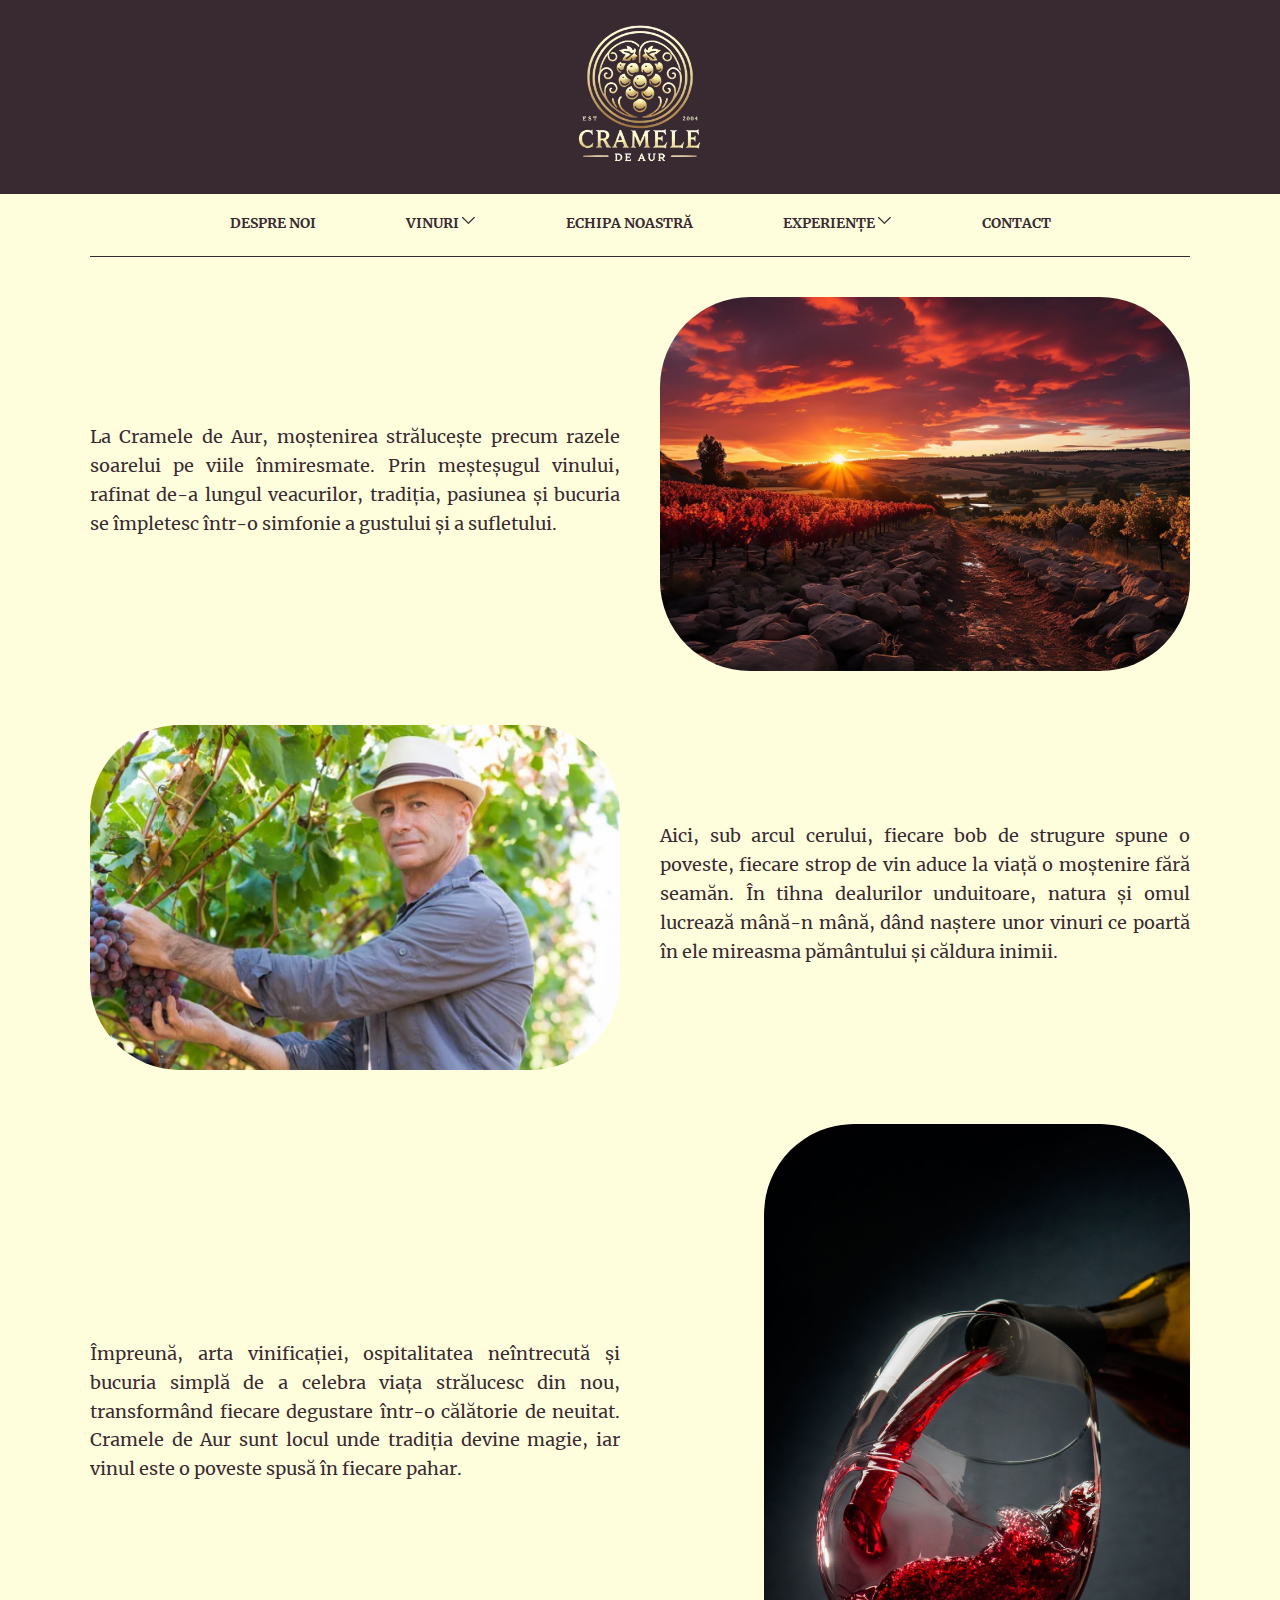
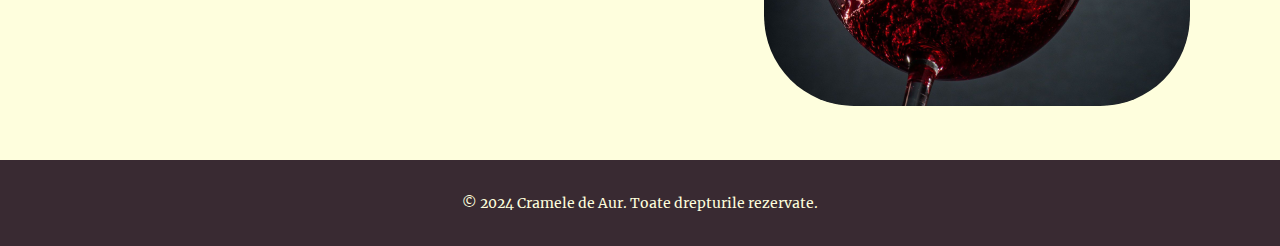
<file: index.html>
<!DOCTYPE html>
<html lang="ro">

<head>
  <meta charset="UTF-8">
  <meta name="viewport" content="width=device-width, initial-scale=1.0">
  <title>Cramele de Aur</title>
  <link rel="stylesheet" href="assets/css/style.css">
</head>

<body>
  <div class="page-container">
    <header class="header-top">
      <div class="header-top">
        <a href="index.html">
          <img src="assets/images/logo.png" alt="Logo Cramele de Aur" class="logo">
        </a>
      </div>
    </header>
    <div class="header-bottom">
      <nav>
        <ul>
          <li><a href="pages/despre-noi.html">DESPRE NOI</a></li>
          <li class="dropdown item">
            <a href="pages/vinuri.html" class="link">
              <span>VINURI</span>
              <svg viewBox="0 0 360 360" xml:space="preserve">
                <g id="SVGRepo_iconCarrier">
                  <path d="M325.607,79.393c-5.857-5.857-15.355-5.858-21.213,0.001l-139.39,139.393L25.607,79.393 
                         c-5.857-5.857-15.355-5.858-21.213,0.001c-5.858,5.858-5.858,15.355,0,21.213l150.004,150c2.813,2.813,6.628,4.393,10.606,4.393 
                         s7.794-1.581,10.606-4.394l149.996-150C331.465,94.749,331.465,85.251,325.607,79.393z"></path>
                </g>
              </svg>
            </a>
            <div class="submenu">
              <div class="submenu-item">
                <a href="pages/vinuri/vinuri-albe.html" class="submenu-link">VINURI ALBE</a>
              </div>
              <div class="submenu-item">
                <a href="pages/vinuri/vinuri-rosii.html" class="submenu-link">VINURI ROȘII</a>
              </div>
              <div class="submenu-item">
                <a href="pages/vinuri/vinuri-rose.html" class="submenu-link">VINURI ROSÉ</a>
              </div>
            </div>
          </li>

          <li><a href="pages/echipa-noastra.html">ECHIPA NOASTRĂ</a></li>
          <li class="dropdown item">
            <a href="pages/experiente.html" class="link">
              <span>EXPERIENȚE</span>
              <svg viewBox="0 0 360 360" xml:space="preserve">
                <g id="SVGRepo_iconCarrier">
                  <path d="M325.607,79.393c-5.857-5.857-15.355-5.858-21.213,0.001l-139.39,139.393L25.607,79.393 
                         c-5.857-5.857-15.355-5.858-21.213,0.001c-5.858,5.858-5.858,15.355,0,21.213l150.004,150c2.813,2.813,6.628,4.393,10.606,4.393 
                         s7.794-1.581,10.606-4.394l149.996-150C331.465,94.749,331.465,85.251,325.607,79.393z"></path>
                </g>
              </svg>
            </a>
            <div class="submenu">
              <div class="submenu-item">
                <a href="pages/experiente/degustari.html" class="submenu-link">DEGUSTĂRI</a>
              </div>
              <div class="submenu-item">
                <a href="pages/experiente/turul-cramelor.html" class="submenu-link">TURUL CRAMELOR</a>
              </div>
              <div class="submenu-item">
                <a href="pages/experiente/evenimente-speciale.html" class="submenu-link">EVENIMENTE SPECIALE</a>
              </div>
            </div>
          </li>
          <li><a href="pages/contact.html">CONTACT</a></li>
        </ul>

      </nav>
    </div>
    <main>
      <section class="intro-section">
        <p>
          La Cramele de Aur, moștenirea strălucește precum razele soarelui pe viile înmiresmate.
          Prin meșteșugul vinului, rafinat de-a lungul veacurilor, tradiția, pasiunea și bucuria
          se împletesc într-o simfonie a gustului și a sufletului.
        </p>
        <div class="image-wrapper">
          <img src="assets/images/sunset.png" alt="Podgorie la apus">
        </div>
      </section>
      <section class="middle-section">
        <div class="image-left">
          <img src="assets/images/lucratorvita.png" alt="Lucrător la vie">
        </div>
        <p>
          Aici, sub arcul cerului, fiecare bob de strugure spune o poveste, fiecare strop de vin
          aduce la viață o moștenire fără seamăn. În tihna dealurilor unduitoare, natura și omul
          lucrează mână-n mână, dând naștere unor vinuri ce poartă în ele mireasma pământului
          și căldura inimii.
        </p>
      </section>
      <section class="bottom-section">
        <p>
          Împreună, arta vinificației, ospitalitatea neîntrecută și bucuria simplă de a celebra
          viața strălucesc din nou, transformând fiecare degustare într-o călătorie de neuitat.
          Cramele de Aur sunt locul unde tradiția devine magie, iar vinul este o poveste spusă
          în fiecare pahar.
        </p>
        <div class="image-wrapper">
          <img src="assets/images/pouringwine.png" alt="Turnare vin roșu">
        </div>
      </section>
    </main>

    <footer>
      <p>© 2024 Cramele de Aur. Toate drepturile rezervate.</p>
    </footer>

  </div>
</body>

</html>
</file>
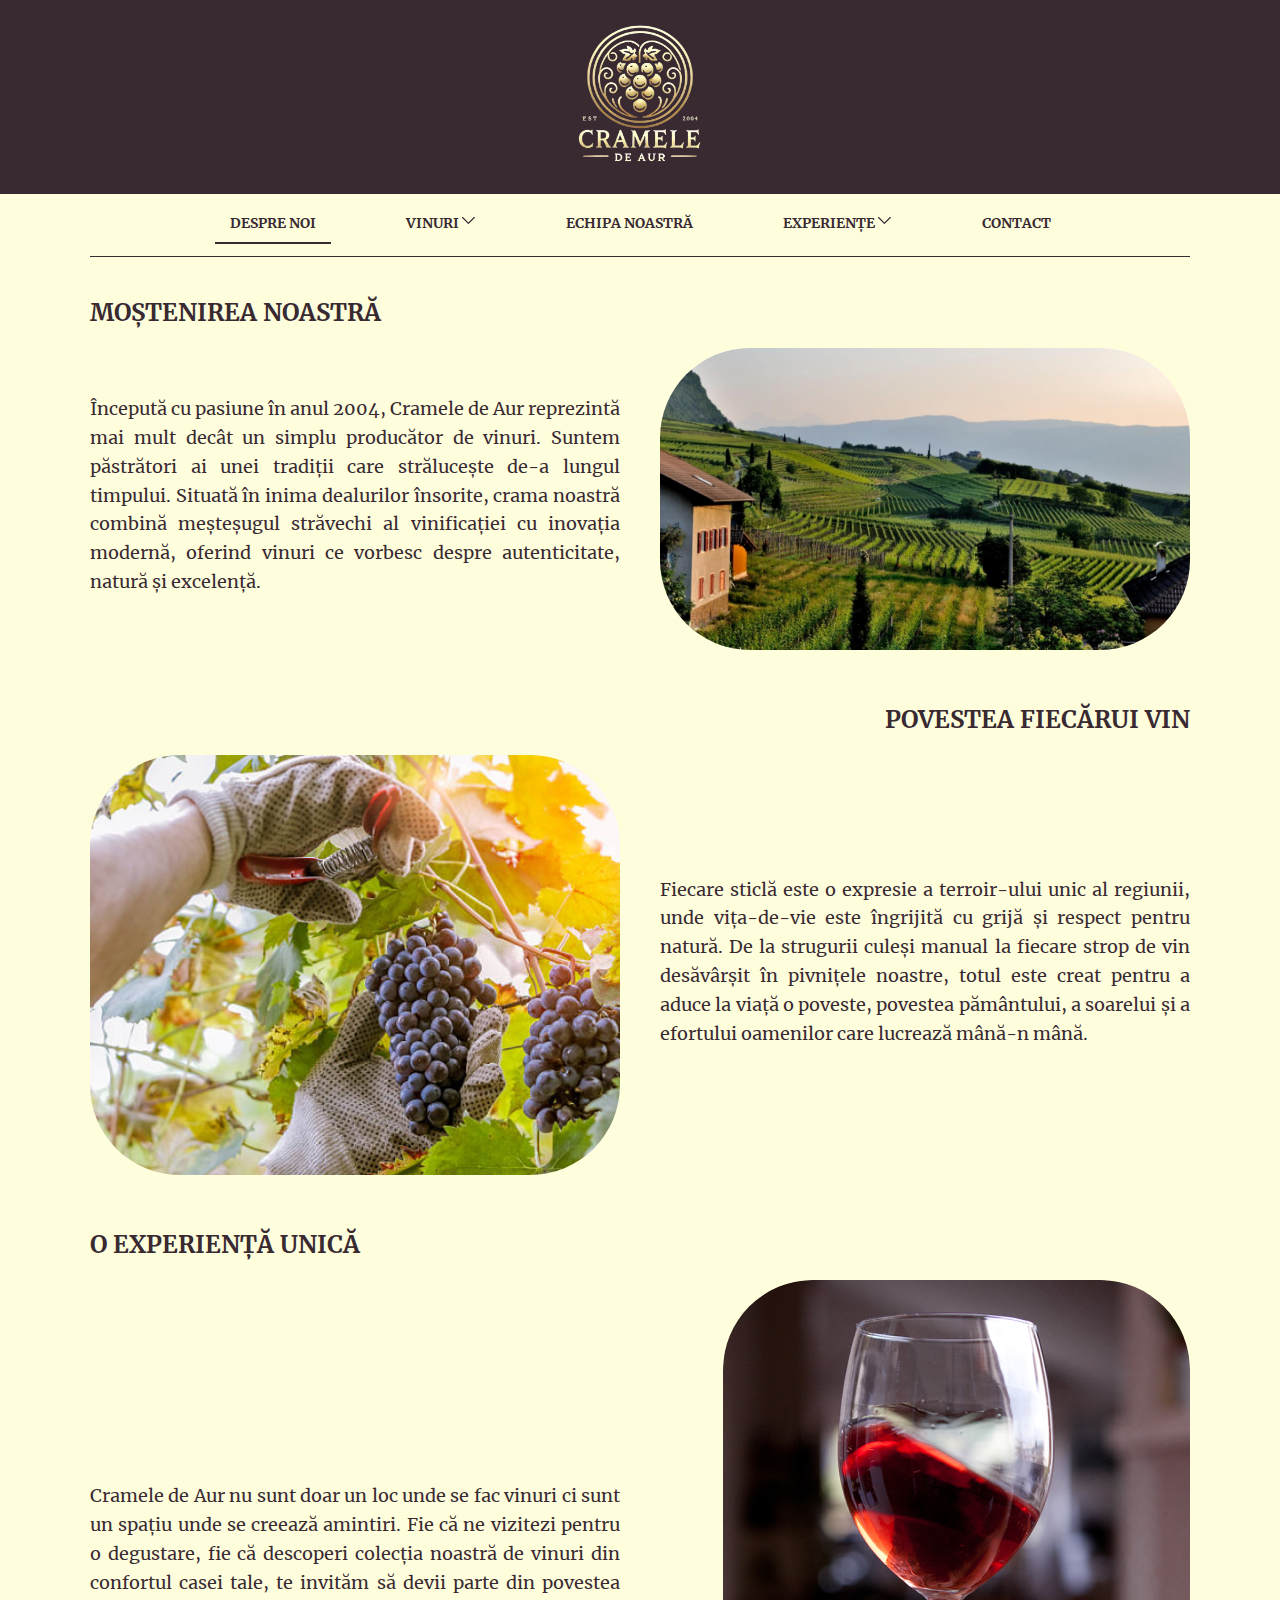
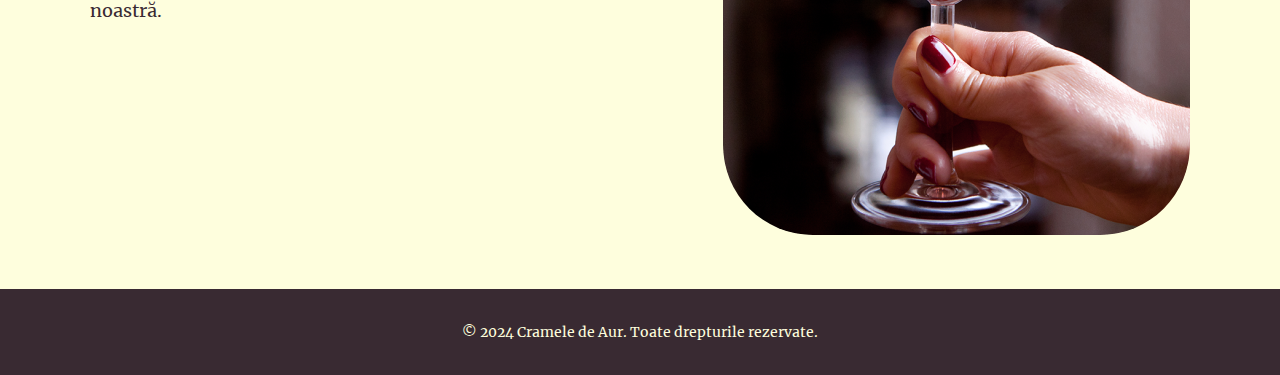
<file: pages/despre-noi.html>
<!DOCTYPE html>
<html lang="ro">

<head>
  <meta charset="UTF-8">
  <meta name="viewport" content="width=device-width, initial-scale=1.0">
  <title>Despre noi | Cramele de Aur</title>
  <link rel="stylesheet" href="../assets/css/style.css">
</head>

<body>
  <div class="page-container">
    <header class="header-top">
      <div class="header-top">
        <a href="../index.html">
          <img src="../assets/images/logo.png" alt="Logo Cramele de Aur" class="logo">
        </a>
      </div>
    </header>
    <div class="header-bottom">
      <nav>
        <ul>
          <li><a href="../pages/despre-noi.html" class="active">DESPRE NOI</a></li>
          <li class="dropdown item">
            <a href="../pages/vinuri.html" class="link">
              <span>VINURI</span>
              <svg viewBox="0 0 360 360" xml:space="preserve">
                <g id="SVGRepo_iconCarrier">
                  <path
                    d="M325.607,79.393c-5.857-5.857-15.355-5.858-21.213,0.001l-139.39,139.393L25.607,79.393 
                                   c-5.857-5.857-15.355-5.858-21.213,0.001c-5.858,5.858-5.858,15.355,0,21.213l150.004,150c2.813,2.813,6.628,4.393,10.606,4.393 
                                   s7.794-1.581,10.606-4.394l149.996-150C331.465,94.749,331.465,85.251,325.607,79.393z">
                  </path>
                </g>
              </svg>
            </a>
            <div class="submenu">
              <div class="submenu-item">
                <a href="../pages/vinuri/vinuri-albe.html" class="submenu-link">VINURI ALBE</a>
              </div>
              <div class="submenu-item">
                <a href="../pages/vinuri/vinuri-rosii.html" class="submenu-link">VINURI ROȘII</a>
              </div>
              <div class="submenu-item">
                <a href="../pages/vinuri/vinuri-rose.html" class="submenu-link">VINURI ROSÉ</a>
              </div>
            </div>
          </li>

          <li><a href="../pages/echipa-noastra.html">ECHIPA NOASTRĂ</a></li>
          <li class="dropdown item">
            <a href="../pages/experiente.html" class="link">
              <span>EXPERIENȚE</span>
              <svg viewBox="0 0 360 360" xml:space="preserve">
                <g id="SVGRepo_iconCarrier">
                  <path
                    d="M325.607,79.393c-5.857-5.857-15.355-5.858-21.213,0.001l-139.39,139.393L25.607,79.393 
                                   c-5.857-5.857-15.355-5.858-21.213,0.001c-5.858,5.858-5.858,15.355,0,21.213l150.004,150c2.813,2.813,6.628,4.393,10.606,4.393 
                                   s7.794-1.581,10.606-4.394l149.996-150C331.465,94.749,331.465,85.251,325.607,79.393z">
                  </path>
                </g>
              </svg>
            </a>
            <div class="submenu">
              <div class="submenu-item">
                <a href="../pages/experiente/degustari.html" class="submenu-link">DEGUSTĂRI</a>
              </div>
              <div class="submenu-item">
                <a href="../pages/experiente/turul-cramelor.html" class="submenu-link">TURUL CRAMELOR</a>
              </div>
              <div class="submenu-item">
                <a href="../pages/experiente/evenimente-speciale.html" class="submenu-link">EVENIMENTE SPECIALE</a>
              </div>
            </div>
          </li>
          <li><a href="../pages/contact.html">CONTACT</a></li>
        </ul>

      </nav>
    </div>
    <main>
      <h2 style="text-align: left;">MOȘTENIREA NOASTRĂ</h2>
      <section class="intro-section">

        <p>
          Începută cu pasiune în anul 2004, Cramele de Aur reprezintă mai mult decât un simplu producător de
          vinuri. Suntem păstrători ai unei tradiții care strălucește de-a lungul timpului. Situată în inima
          dealurilor însorite, crama noastră combină meșteșugul străvechi al vinificației cu inovația modernă,
          oferind vinuri ce vorbesc despre autenticitate, natură și excelență.
        </p>
        <div class="image-wrapper">
          <img src="../assets/images/podgorie.png" alt="Podgorie">
        </div>
      </section>
      <h2 style="text-align: right;">POVESTEA FIECĂRUI VIN</h2>
      <section class="middle-section">

        <div class="image-left">
          <img src="../assets/images/ciorchinecules.png" alt="Ciorchine de struguri">
        </div>

        <p>
          Fiecare sticlă este o expresie a terroir-ului unic al regiunii, unde vița-de-vie este îngrijită cu
          grijă și respect pentru natură. De la strugurii culeși manual la fiecare strop de vin desăvârșit în
          pivnițele noastre, totul este creat pentru a aduce la viață o poveste, povestea pământului, a
          soarelui și a efortului oamenilor care lucrează mână-n mână.
        </p>
      </section>
      <h2 style="text-align: top-left;">O EXPERIENȚĂ UNICĂ</h2>
      <section class="bottom-section">

        <p>
          Cramele de Aur nu sunt doar un loc unde se fac vinuri ci sunt un spațiu unde se creează amintiri.
          Fie
          că ne vizitezi pentru o degustare, fie că descoperi colecția noastră de vinuri din confortul casei
          tale, te invităm să devii parte din povestea noastră.
        </p>
        <div class="image-wrapper">
          <img src="../assets/images/paharinmana.png" alt="Pahar de vin">
        </div>
      </section>
    </main>

    <footer>
      <p>© 2024 Cramele de Aur. Toate drepturile rezervate.</p>
    </footer>

  </div>
</body>

</html>
</file>
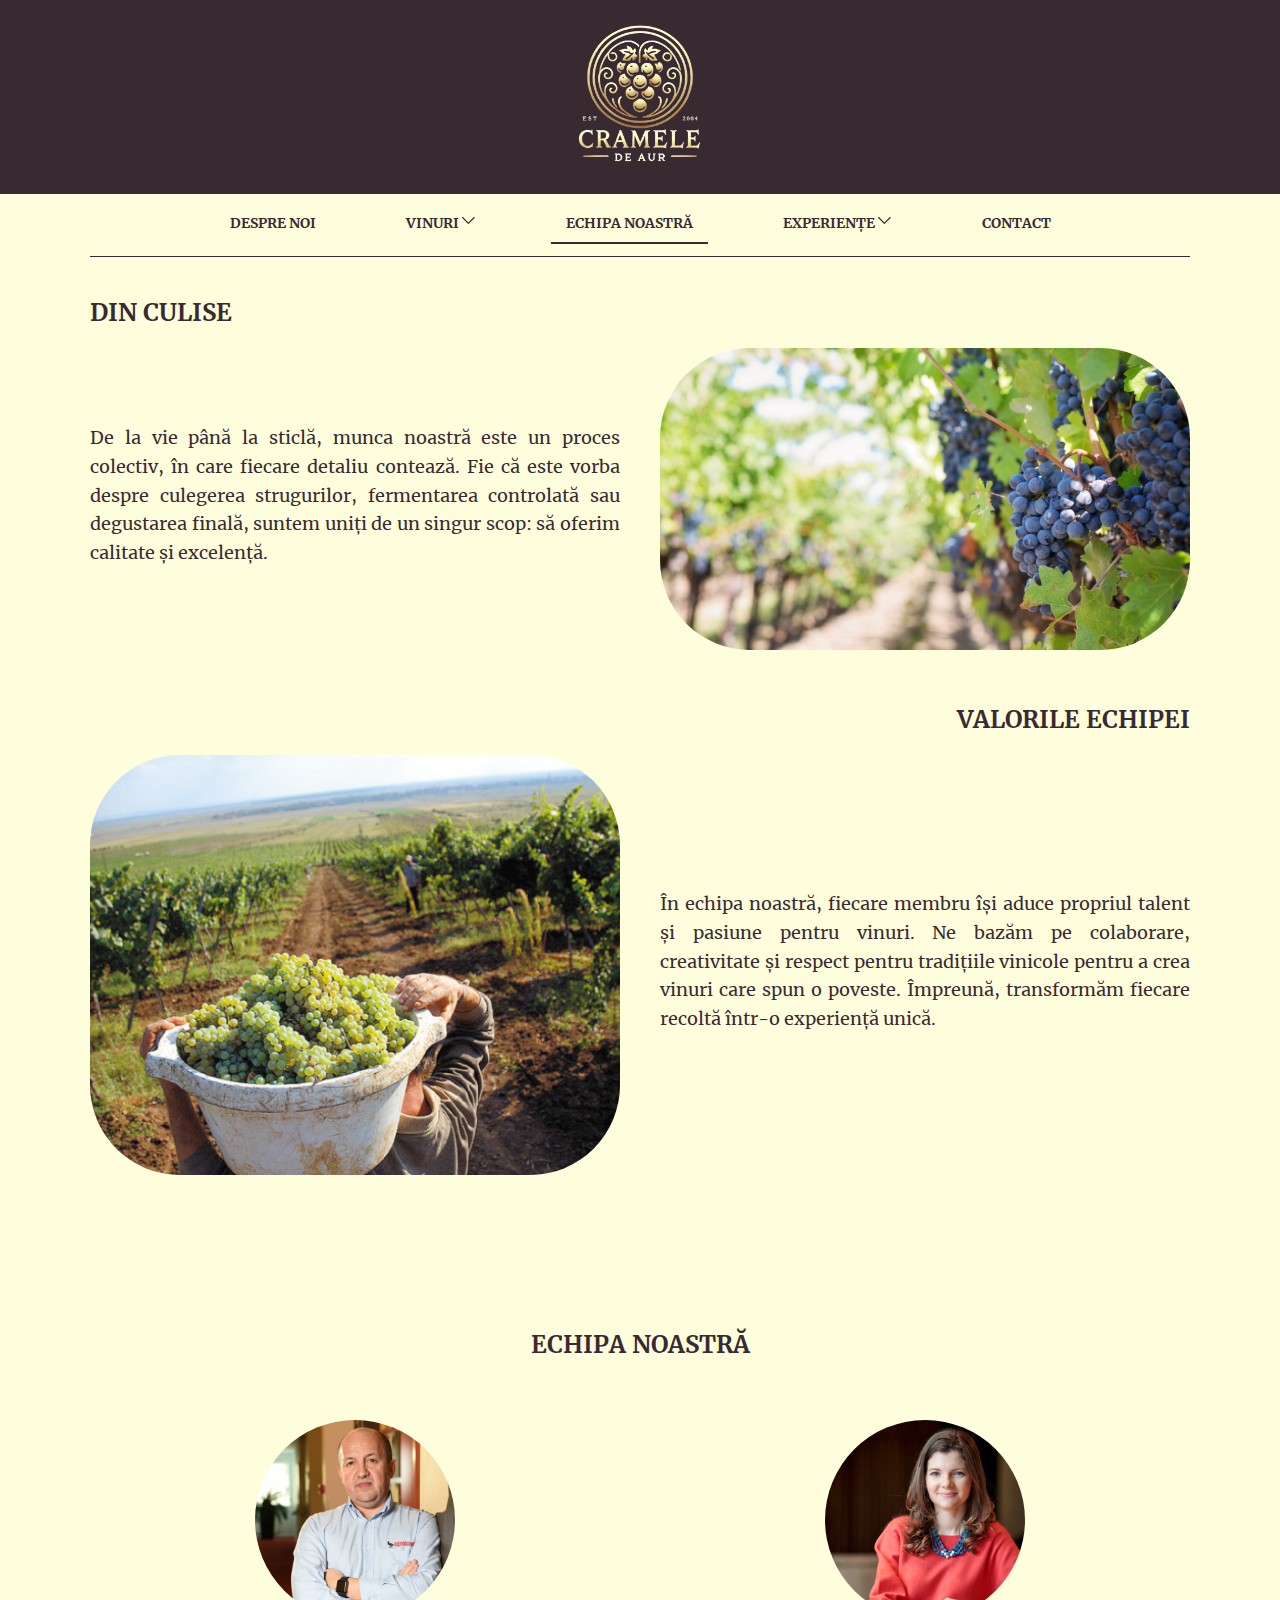
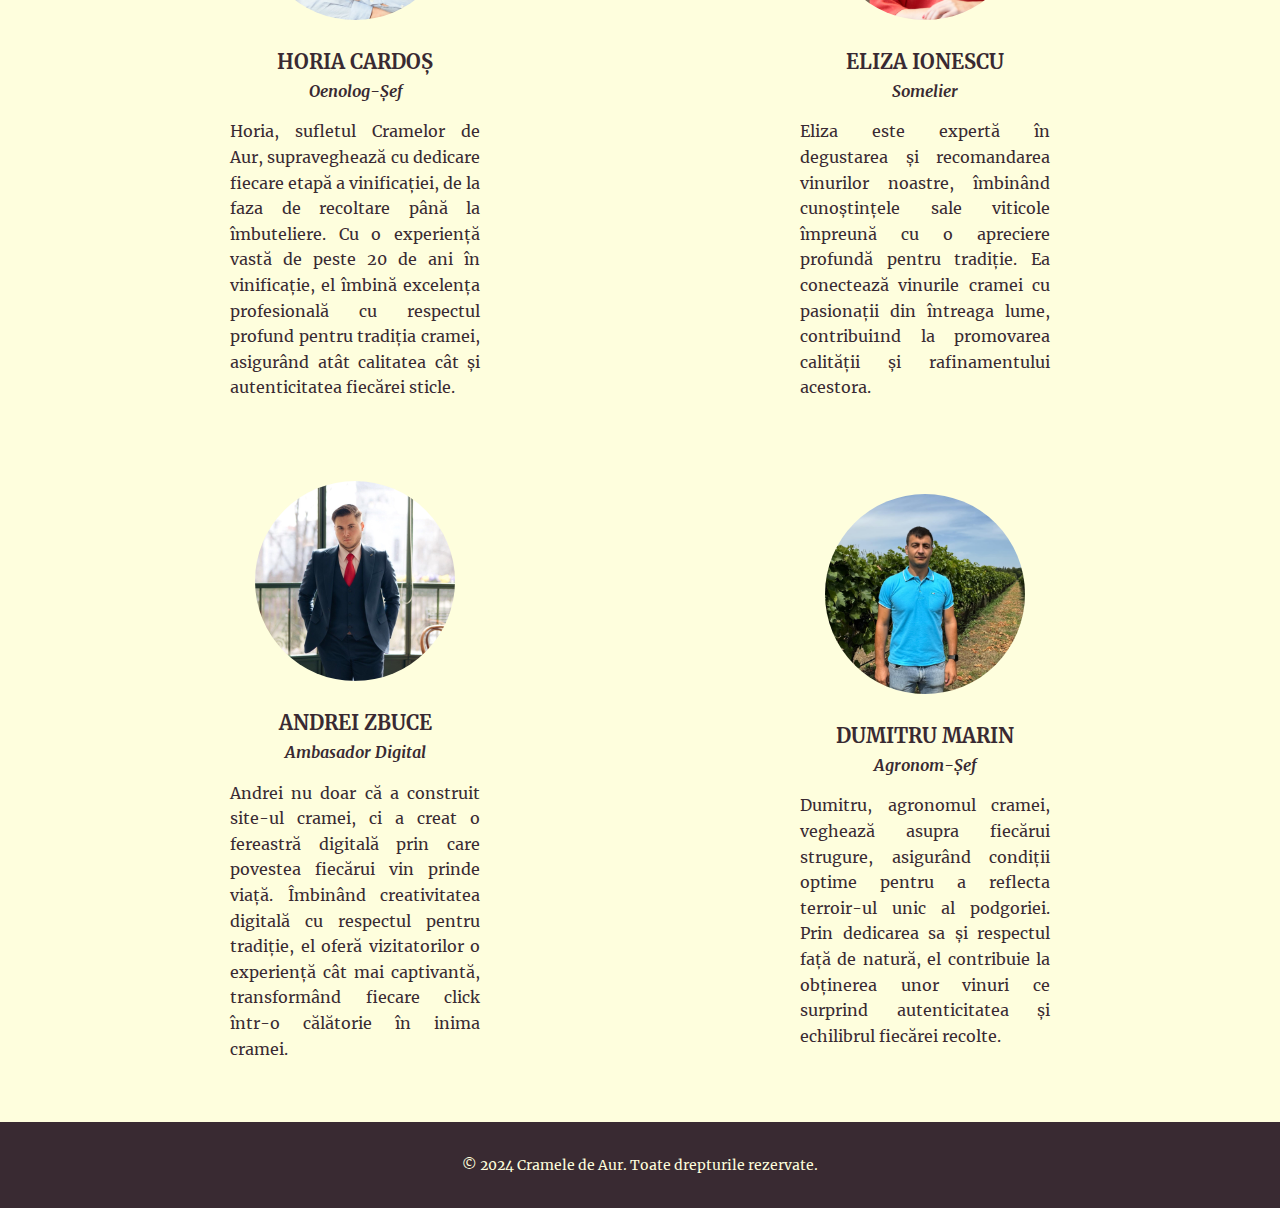
<file: pages/echipa-noastra.html>
<!DOCTYPE html>
<html lang="ro">

<head>
  <meta charset="UTF-8">
  <meta name="viewport" content="width=device-width, initial-scale=1.0">
  <title>Echipa noastră | Cramele de Aur</title>
  <link rel="stylesheet" href="../assets/css/style.css">
</head>

<body>
  <div class="page-container">
    <header class="header-top">
      <div class="header-top">
        <a href="../index.html">
          <img src="../assets/images/logo.png" alt="Logo Cramele de Aur" class="logo">
        </a>
      </div>
    </header>
    <div class="header-bottom">
      <nav>
        <ul>
          <li><a href="../pages/despre-noi.html">DESPRE NOI</a></li>
          <li class="dropdown item">
            <a href="../pages/vinuri.html" class="link">
              <span>VINURI</span>
              <svg viewBox="0 0 360 360" xml:space="preserve">
                <g id="SVGRepo_iconCarrier">
                  <path
                    d="M325.607,79.393c-5.857-5.857-15.355-5.858-21.213,0.001l-139.39,139.393L25.607,79.393 
                                   c-5.857-5.857-15.355-5.858-21.213,0.001c-5.858,5.858-5.858,15.355,0,21.213l150.004,150c2.813,2.813,6.628,4.393,10.606,4.393 
                                   s7.794-1.581,10.606-4.394l149.996-150C331.465,94.749,331.465,85.251,325.607,79.393z">
                  </path>
                </g>
              </svg>
            </a>
            <div class="submenu">
              <div class="submenu-item">
                <a href="../pages/vinuri/vinuri-albe.html" class="submenu-link">VINURI ALBE</a>
              </div>
              <div class="submenu-item">
                <a href="../pages/vinuri/vinuri-rosii.html" class="submenu-link">VINURI ROȘII</a>
              </div>
              <div class="submenu-item">
                <a href="../pages/vinuri/vinuri-rose.html" class="submenu-link">VINURI ROSÉ</a>
              </div>
            </div>
          </li>

          <li><a href="../pages/echipa-noastra.html" class="active">ECHIPA NOASTRĂ</a></li>
          <li class="dropdown item">
            <a href="../pages/experiente.html" class="link">
              <span>EXPERIENȚE</span>
              <svg viewBox="0 0 360 360" xml:space="preserve">
                <g id="SVGRepo_iconCarrier">
                  <path
                    d="M325.607,79.393c-5.857-5.857-15.355-5.858-21.213,0.001l-139.39,139.393L25.607,79.393 
                                   c-5.857-5.857-15.355-5.858-21.213,0.001c-5.858,5.858-5.858,15.355,0,21.213l150.004,150c2.813,2.813,6.628,4.393,10.606,4.393 
                                   s7.794-1.581,10.606-4.394l149.996-150C331.465,94.749,331.465,85.251,325.607,79.393z">
                  </path>
                </g>
              </svg>
            </a>
            <div class="submenu">
              <div class="submenu-item">
                <a href="../pages/experiente/degustari.html" class="submenu-link">DEGUSTĂRI</a>
              </div>
              <div class="submenu-item">
                <a href="../pages/experiente/turul-cramelor.html" class="submenu-link">TURUL CRAMELOR</a>
              </div>
              <div class="submenu-item">
                <a href="../pages/experiente/evenimente-speciale.html" class="submenu-link">EVENIMENTE SPECIALE</a>
              </div>
            </div>
          </li>
          <li><a href="../pages/contact.html">CONTACT</a></li>
        </ul>

      </nav>
    </div>
    <main>
      <h2 style="text-align: left;">DIN CULISE</h2>
      <section class="intro-section">

        <p>
          De la vie până la sticlă, munca noastră este un proces colectiv, în care fiecare detaliu contează.
          Fie că este vorba despre culegerea strugurilor, fermentarea controlată sau degustarea finală, suntem
          uniți de un singur scop: să oferim calitate și excelență.
        </p>
        <div class="image-wrapper">
          <img src="../assets/images/strugurirosii.png" alt="vita-de-vie">
        </div>
      </section>
      <h2 style="text-align: right;">VALORILE ECHIPEI</h2>
      <section class="middle-section">

        <div class="image-left">
          <img src="../assets/images/valorileechipei.jpg" alt="Lucrator al vitei">
        </div>

        <p>
          În echipa noastră, fiecare membru își aduce propriul talent și pasiune pentru vinuri. Ne bazăm pe
          colaborare, creativitate și respect pentru tradițiile vinicole pentru a crea vinuri care spun o
          poveste. Împreună, transformăm fiecare recoltă într-o experiență unică.
        </p>
      </section>

      <h2 style="text-align: center;" class="team-title">ECHIPA NOASTRĂ</h2>
      <section class="team-section">

        <div class="team-member">
          <img src="../assets/images/ioanpopescu.png" alt="Ioan Popescu" />
          <h3>HORIA CARDOȘ</h3>
          <p class="position">Oenolog-Șef</p>
          <p>
            Horia, sufletul Cramelor de Aur, supraveghează cu dedicare fiecare etapă a vinificației, de la
            faza de recoltare până la îmbuteliere. Cu o experiență vastă de peste 20 de ani în vinificație,
            el îmbină excelența profesională cu respectul profund pentru tradiția cramei, asigurând atât
            calitatea cât și autenticitatea fiecărei sticle.
          </p>
        </div>

        <div class="team-member">
          <img src="../assets/images/mariaionescu.png" alt="Maria Ionescu" />
          <h3>ELIZA IONESCU</h3>
          <p class="position">Somelier</p>
          <p>
            Eliza este expertă în degustarea și recomandarea vinurilor noastre, îmbinând cunoștințele sale
            viticole împreună cu o
            apreciere profundă pentru tradiție. Ea conectează vinurile cramei cu pasionații din întreaga
            lume, contribui1nd la promovarea calității și rafinamentului acestora.

          </p>
        </div>

        <div class="team-member">
          <img src="../assets/images/andreizbuce.jfif" alt="Andrei Zbuce" />
          <h3>ANDREI ZBUCE</h3>
          <p class="position">Ambasador Digital</p>
          <p>
            Andrei nu doar că a construit site-ul cramei, ci a creat o fereastră digitală prin care povestea
            fiecărui vin prinde viață. Îmbinând creativitatea digitală cu respectul pentru tradiție, el
            oferă vizitatorilor o experiență cât mai captivantă, transformând fiecare click într-o călătorie în
            inima cramei.
          </p>
        </div>

        <div class="team-member">
          <img src="../assets/images/dumitrumarin.png" alt="Dumitru Marin" />
          <h3>DUMITRU MARIN</h3>
          <p class="position">Agronom-Șef </p>
          <p>
            Dumitru, agronomul cramei, veghează asupra fiecărui strugure, asigurând condiții optime pentru a
            reflecta terroir-ul unic al podgoriei. Prin dedicarea sa și respectul față de natură, el
            contribuie la obținerea unor vinuri ce surprind autenticitatea și echilibrul fiecărei recolte.
          </p>
        </div>

      </section>

    </main>

    <footer>
      <p>© 2024 Cramele de Aur. Toate drepturile rezervate.</p>
    </footer>

  </div>
</body>

</html>
</file>
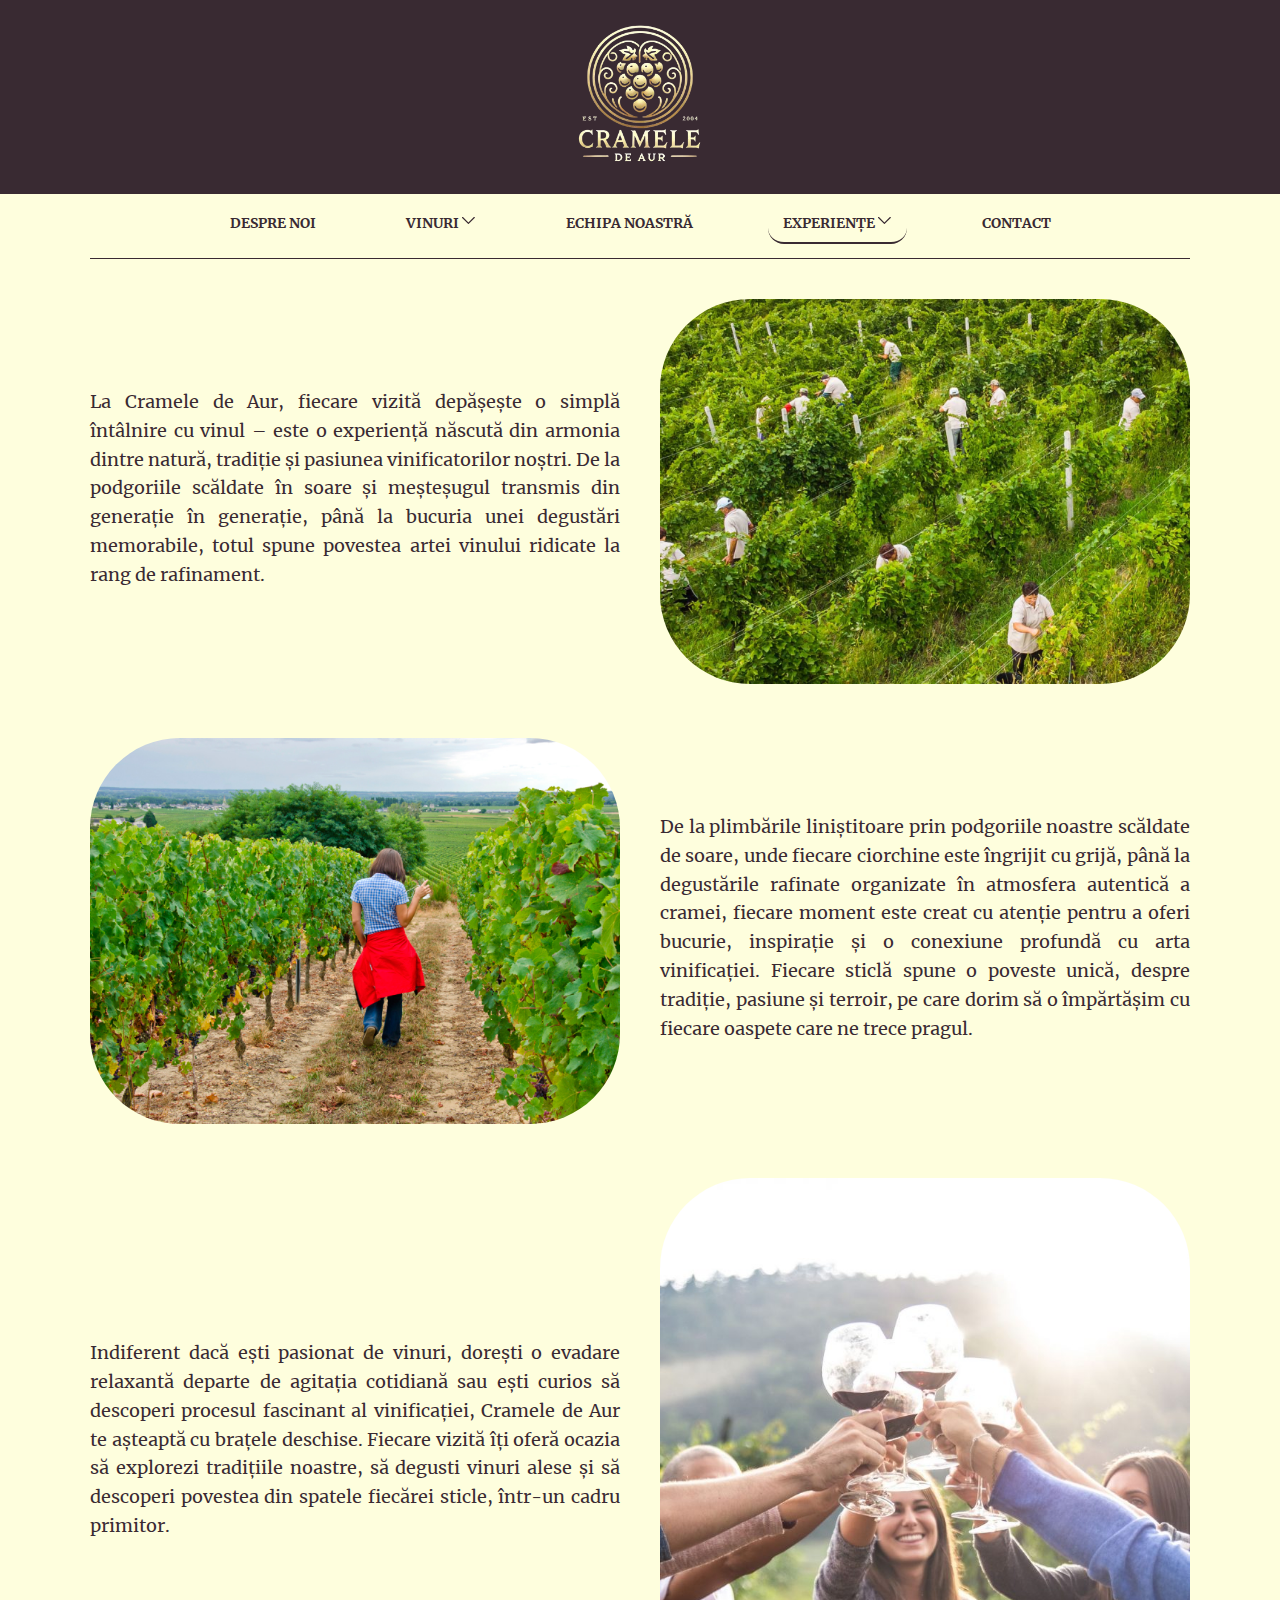
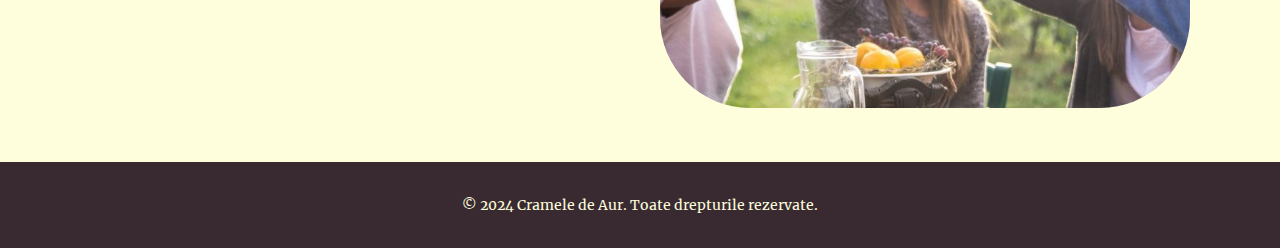
<file: pages/experiente.html>
<!DOCTYPE html>
<html lang="ro">

<head>
    <meta charset="UTF-8">
    <meta name="viewport" content="width=device-width, initial-scale=1.0">
    <title>Experiențe | Cramele de Aur</title>
    <link rel="stylesheet" href="../assets/css/style.css">
</head>

<body>
    <div class="page-container">
        <header class="header-top">
            <div class="header-top">
                <a href="../index.html">
                    <img src="../assets/images/logo.png" alt="Logo Cramele de Aur" class="logo">
                </a>
            </div>
        </header>
        <div class="header-bottom">
            <nav>
                <ul>
                    <li><a href="../pages/despre-noi.html">DESPRE NOI</a></li>
                    <li class="dropdown item">
                        <a href="../pages/vinuri.html" class="link">
                            <span>VINURI</span>
                            <svg viewBox="0 0 360 360" xml:space="preserve">
                                <g id="SVGRepo_iconCarrier">
                                    <path d="M325.607,79.393c-5.857-5.857-15.355-5.858-21.213,0.001l-139.39,139.393L25.607,79.393 
                         c-5.857-5.857-15.355-5.858-21.213,0.001c-5.858,5.858-5.858,15.355,0,21.213l150.004,150c2.813,2.813,6.628,4.393,10.606,4.393 
                         s7.794-1.581,10.606-4.394l149.996-150C331.465,94.749,331.465,85.251,325.607,79.393z"></path>
                                </g>
                            </svg>
                        </a>
                        <div class="submenu">
                            <div class="submenu-item">
                                <a href="../pages/vinuri/vinuri-albe.html" class="submenu-link">VINURI ALBE</a>
                            </div>
                            <div class="submenu-item">
                                <a href="../pages/vinuri/vinuri-rosii.html" class="submenu-link">VINURI ROȘII</a>
                            </div>
                            <div class="submenu-item">
                                <a href="../pages/vinuri/vinuri-rose.html" class="submenu-link">VINURI ROSÉ</a>
                            </div>
                        </div>
                    </li>

                    <li><a href="../pages/echipa-noastra.html">ECHIPA NOASTRĂ</a></li>
                    <li class="dropdown item">
                        <a href="../pages/experiente.html" class="link active">
                            <span>EXPERIENȚE</span>
                            <svg viewBox="0 0 360 360" xml:space="preserve">
                                <g id="SVGRepo_iconCarrier">
                                    <path d="M325.607,79.393c-5.857-5.857-15.355-5.858-21.213,0.001l-139.39,139.393L25.607,79.393 
                         c-5.857-5.857-15.355-5.858-21.213,0.001c-5.858,5.858-5.858,15.355,0,21.213l150.004,150c2.813,2.813,6.628,4.393,10.606,4.393 
                         s7.794-1.581,10.606-4.394l149.996-150C331.465,94.749,331.465,85.251,325.607,79.393z"></path>
                                </g>
                            </svg>
                        </a>
                        <div class="submenu">
                            <div class="submenu-item">
                                <a href="../pages/experiente/degustari.html" class="submenu-link">DEGUSTĂRI</a>
                            </div>
                            <div class="submenu-item">
                                <a href="../pages/experiente/turul-cramelor.html" class="submenu-link">TURUL
                                    CRAMELOR</a>
                            </div>
                            <div class="submenu-item">
                                <a href="../pages/experiente/evenimente-speciale.html" class="submenu-link">EVENIMENTE
                                    SPECIALE</a>
                            </div>
                        </div>
                    </li>
                    <li><a href="../pages/contact.html">CONTACT</a></li>
                </ul>

            </nav>
        </div>
        <main>
            <section class="intro-section">
                <p>
                    La Cramele de Aur, fiecare vizită depășește o simplă întâlnire cu vinul – este o experiență născută
                    din armonia dintre natură, tradiție și pasiunea vinificatorilor noștri. De la podgoriile scăldate în
                    soare și meșteșugul transmis din generație în generație, până la bucuria unei degustări memorabile,
                    totul spune povestea artei vinului ridicate la rang de rafinament.
                </p>
                <div class="image-wrapper">
                    <img src="../assets/images/lucratori.jpg" alt="Lucratori">
                </div>
            </section>
            <section class="middle-section">
                <div class="image-left">
                    <img src="../assets/images/pelavie.png" alt="Plimbare prin Vie">
                </div>
                <p>
                    De la plimbările liniștitoare prin podgoriile noastre scăldate de soare, unde fiecare ciorchine este
                    îngrijit cu grijă, până la degustările rafinate organizate în atmosfera autentică a cramei, fiecare
                    moment este creat cu atenție pentru a oferi bucurie, inspirație și o conexiune profundă cu arta
                    vinificației. Fiecare sticlă spune o poveste unică, despre tradiție, pasiune și terroir, pe care
                    dorim să o împărtășim cu fiecare oaspete care ne trece pragul.
                </p>
            </section>
            <section class="bottom-section">
                <p>
                    Indiferent dacă ești pasionat de vinuri, dorești o evadare relaxantă departe de agitația cotidiană
                    sau ești curios să descoperi procesul fascinant al vinificației, Cramele de Aur te așteaptă cu
                    brațele deschise. Fiecare vizită îți oferă ocazia să explorezi tradițiile noastre, să degusti vinuri
                    alese și să descoperi povestea din spatele fiecărei sticle, într-un cadru primitor.
                </p>
                <div class="image-wrapper">
                    <img src="../assets/images/aerliber.jpg" alt="Prieteni">
                </div>
            </section>
        </main>

        <footer>
            <p>© 2024 Cramele de Aur. Toate drepturile rezervate.</p>
        </footer>

    </div>
</body>

</html>
</file>
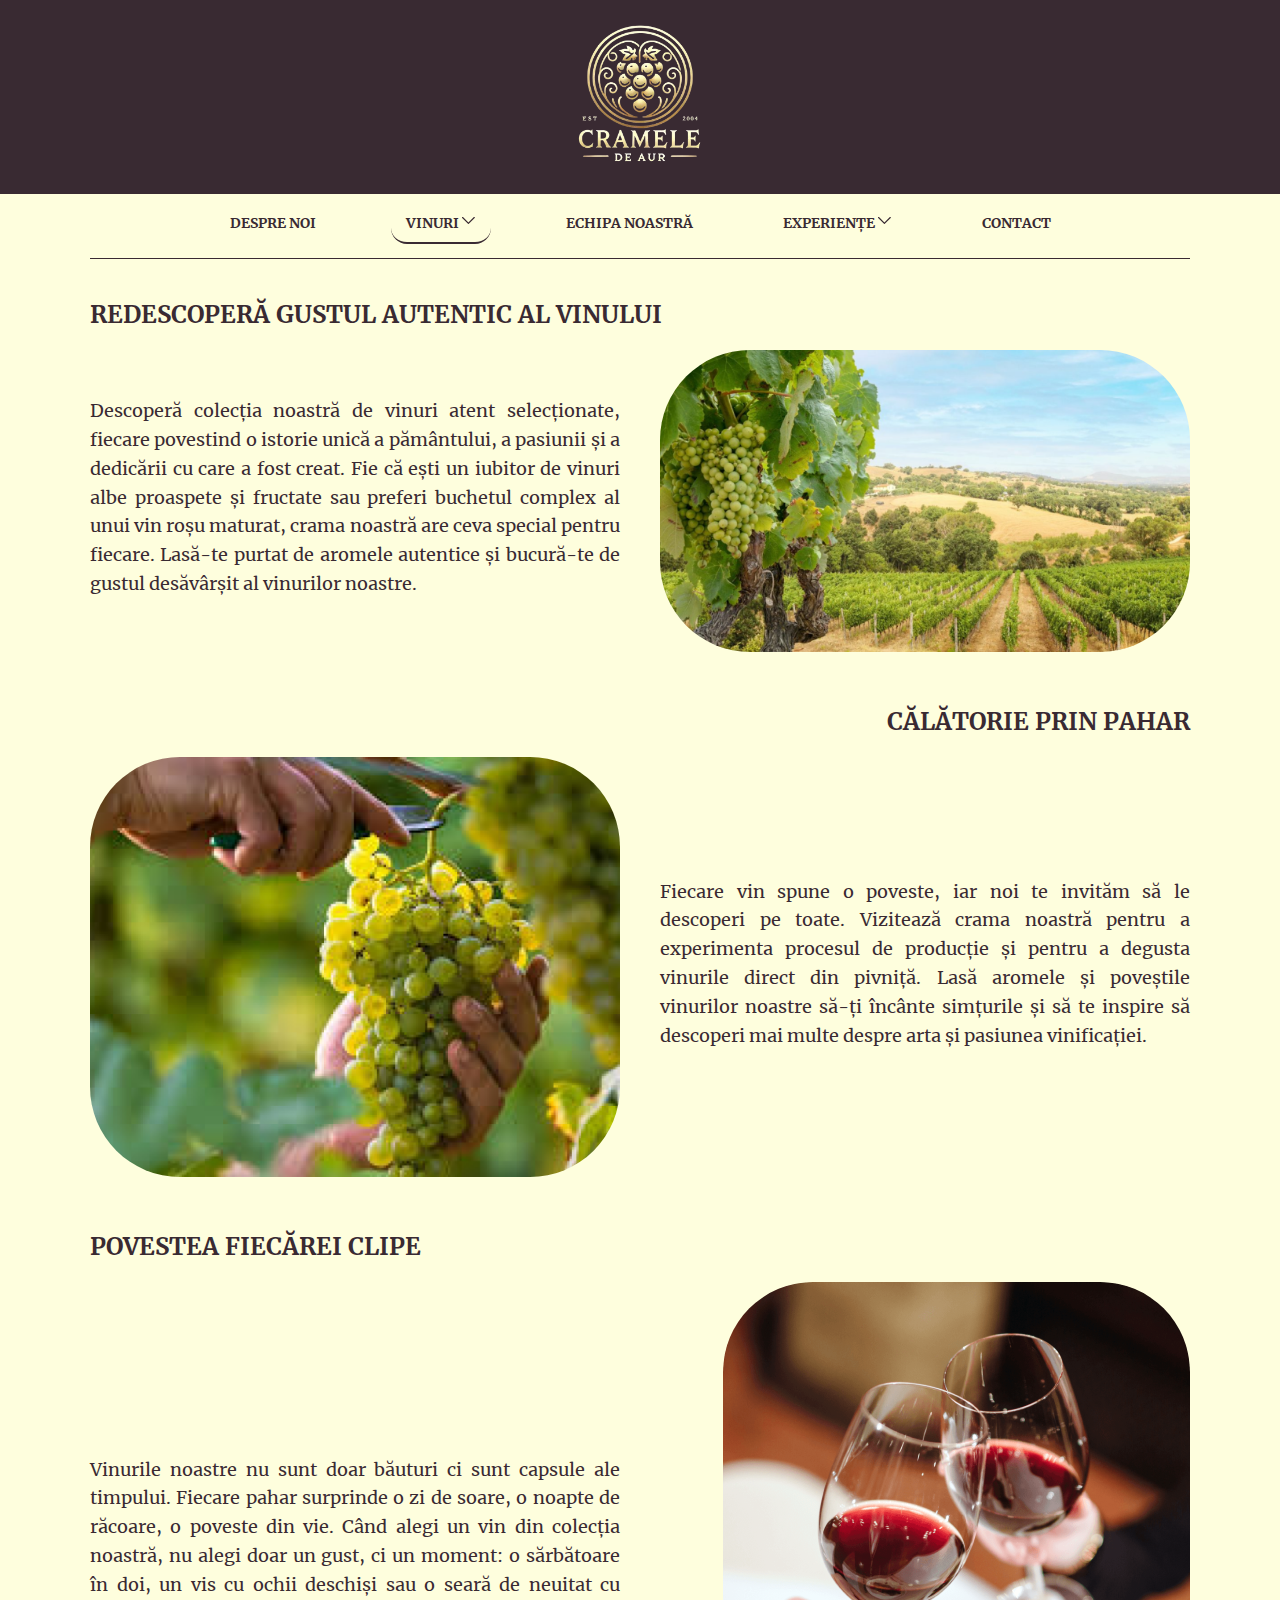
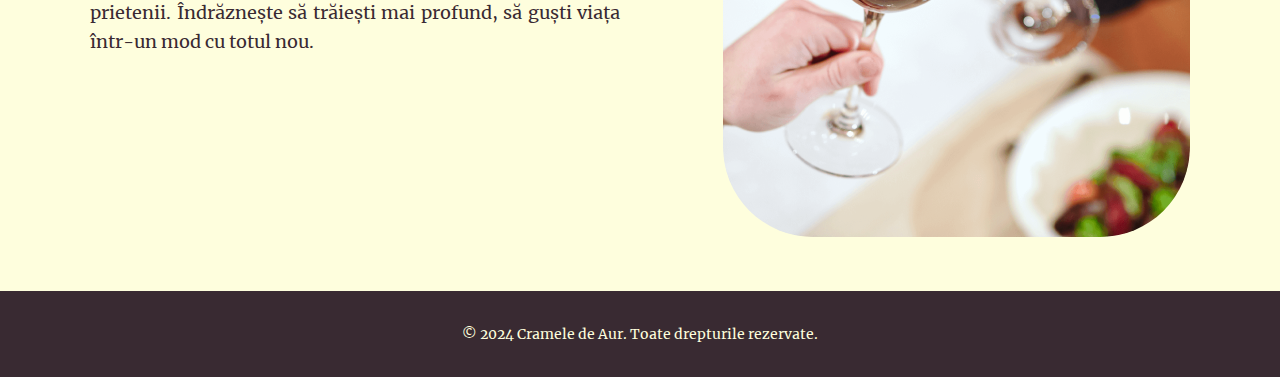
<file: pages/vinuri.html>
<!DOCTYPE html>
<html lang="ro">

<head>
  <meta charset="UTF-8">
  <meta name="viewport" content="width=device-width, initial-scale=1.0">
  <title>Vinuri | Cramele de Aur</title>
  <link rel="stylesheet" href="../assets/css/style.css">
</head>

<body>
  <div class="page-container">
    <header class="header-top">
      <div class="header-top">
        <a href="../index.html">
          <img src="../assets/images/logo.png" alt="Logo Cramele de Aur" class="logo">
        </a>
      </div>
    </header>
    <div class="header-bottom">
      <nav>
        <ul>
          <li><a href="../pages/despre-noi.html">DESPRE NOI</a></li>
          <li class="dropdown item">
            <a href="#" class="link active">
              <span>VINURI</span>
              <svg viewBox="0 0 360 360" xml:space="preserve">
                <g id="SVGRepo_iconCarrier">
                  <path
                    d="M325.607,79.393c-5.857-5.857-15.355-5.858-21.213,0.001l-139.39,139.393L25.607,79.393 
                                   c-5.857-5.857-15.355-5.858-21.213,0.001c-5.858,5.858-5.858,15.355,0,21.213l150.004,150c2.813,2.813,6.628,4.393,10.606,4.393 
                                   s7.794-1.581,10.606-4.394l149.996-150C331.465,94.749,331.465,85.251,325.607,79.393z">
                  </path>
                </g>
              </svg>
            </a>
            <div class="submenu">
              <div class="submenu-item">
                <a href="../pages/vinuri/vinuri-albe.html" class="submenu-link">VINURI ALBE</a>
              </div>
              <div class="submenu-item">
                <a href="../pages/vinuri/vinuri-rosii.html" class="submenu-link">VINURI ROȘII</a>
              </div>
              <div class="submenu-item">
                <a href="../pages/vinuri/vinuri-rose.html" class="submenu-link">VINURI ROSÉ</a>
              </div>
            </div>
          </li>

          <li><a href="../pages/echipa-noastra.html">ECHIPA NOASTRĂ</a></li>
          <li class="dropdown item">
            <a href="../pages/experiente.html" class="link">
              <span>EXPERIENȚE</span>
              <svg viewBox="0 0 360 360" xml:space="preserve">
                <g id="SVGRepo_iconCarrier">
                  <path
                    d="M325.607,79.393c-5.857-5.857-15.355-5.858-21.213,0.001l-139.39,139.393L25.607,79.393 
                                   c-5.857-5.857-15.355-5.858-21.213,0.001c-5.858,5.858-5.858,15.355,0,21.213l150.004,150c2.813,2.813,6.628,4.393,10.606,4.393 
                                   s7.794-1.581,10.606-4.394l149.996-150C331.465,94.749,331.465,85.251,325.607,79.393z">
                  </path>
                </g>
              </svg>
            </a>
            <div class="submenu">
              <div class="submenu-item">
                <a href="../pages/experiente/degustari.html" class="submenu-link">DEGUSTĂRI</a>
              </div>
              <div class="submenu-item">
                <a href="../pages/experiente/turul-cramelor.html" class="submenu-link">TURUL CRAMELOR</a>
              </div>
              <div class="submenu-item">
                <a href="../pages/experiente/evenimente-speciale.html" class="submenu-link">EVENIMENTE SPECIALE</a>
              </div>
            </div>
          </li>
          <li><a href="../pages/contact.html">CONTACT</a></li>
        </ul>

      </nav>
    </div>
    <main>
      <h2 style="text-align: left;">REDESCOPERĂ GUSTUL AUTENTIC AL VINULUI</h2>
      <section class="intro-section">
        <p>
          Descoperă colecția noastră de vinuri atent selecționate, fiecare povestind o istorie unică a
          pământului, a pasiunii și a dedicării cu care a fost creat. Fie că ești un iubitor de vinuri albe
          proaspete și fructate sau preferi buchetul complex al unui vin roșu maturat, crama noastră are ceva
          special pentru fiecare. Lasă-te purtat de aromele autentice și bucură-te de gustul desăvârșit al
          vinurilor noastre.
        </p>
        <div class="image-wrapper">
          <img src="../assets/images/podgoriemare.png" alt="Podgorie">
        </div>
      </section>
      <h2 style="text-align: right;">CĂLĂTORIE PRIN PAHAR</h2>
      <section class="middle-section">
        <div class="image-left">
          <img src="../assets/images/ciorchine.png" alt="Ciorchine de struguri">
        </div>

        <p>
          Fiecare vin spune o poveste, iar noi te invităm să le descoperi pe toate. Vizitează crama noastră
          pentru a experimenta procesul de producție și pentru a degusta vinurile direct din pivniță. Lasă
          aromele și poveștile vinurilor noastre să-ți încânte simțurile și să te inspire să descoperi mai
          multe despre arta și pasiunea vinificației.
        </p>
      </section>
      <h2 style="text-align: top-left;">POVESTEA FIECĂREI CLIPE</h2>
      <section class="bottom-section">
        <p>
          Vinurile noastre nu sunt doar băuturi ci sunt capsule ale timpului. Fiecare pahar surprinde o zi de
          soare, o noapte de răcoare, o poveste din vie. Când alegi un vin din colecția noastră, nu alegi doar
          un gust, ci un moment: o sărbătoare în doi, un vis cu ochii deschiși sau o seară de neuitat cu
          prietenii. Îndrăznește să trăiești mai profund, să guști viața într-un mod cu totul nou.
        </p>
        <div class="image-wrapper">
          <img src="../assets/images/noroc.png" alt="Pahar de vin">
        </div>
      </section>
    </main>

    <footer>
      <p>© 2024 Cramele de Aur. Toate drepturile rezervate.</p>
    </footer>
  </div>

</body>

</html>
</file>
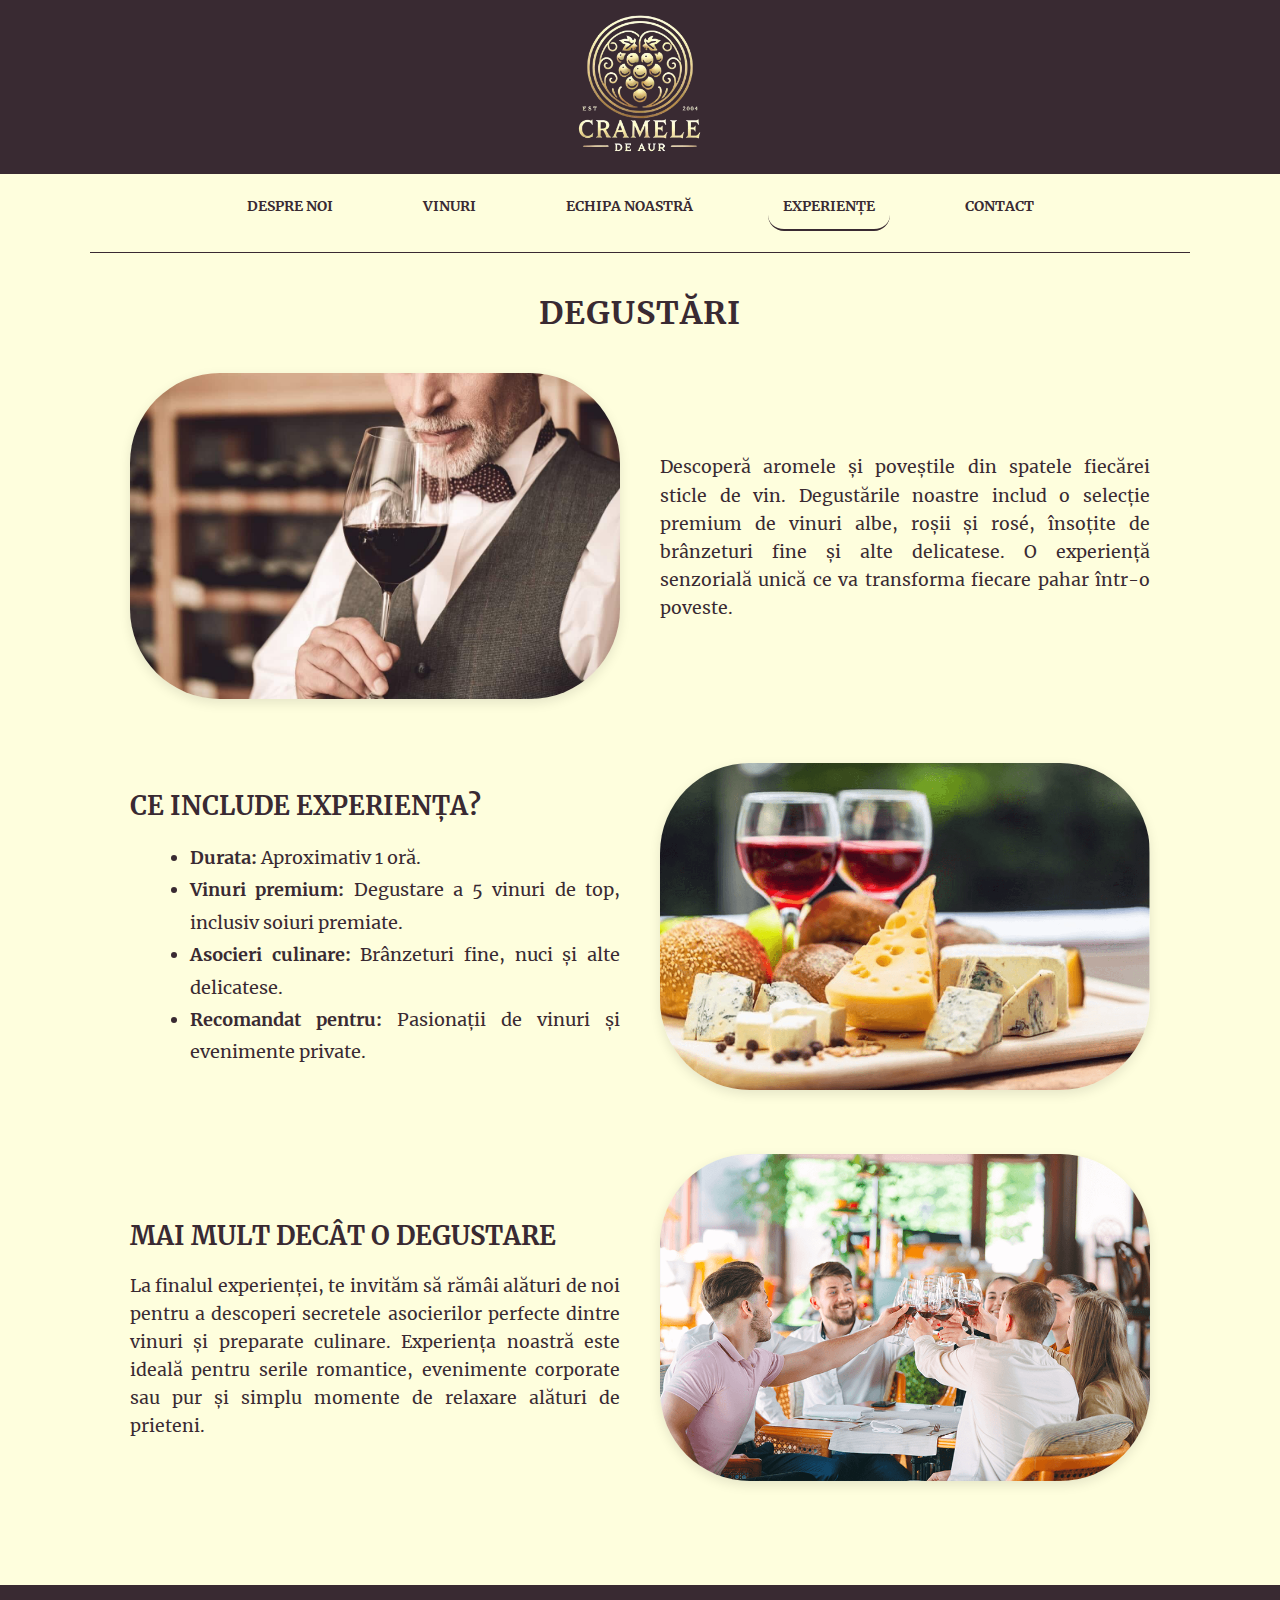
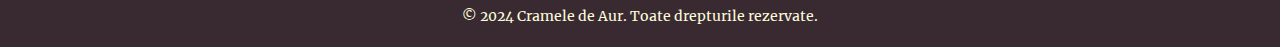
<file: pages/experiente/degustari.html>
<!DOCTYPE html>
<html lang="ro">

<head>
  <meta charset="UTF-8">
  <meta name="viewport" content="width=device-width, initial-scale=1.0">
  <title>Degustări | Cramele de Aur</title>
  <link rel="stylesheet" href="../../assets/css/style.css">
</head>

<body class="degustari-page">
  <div class="page-container">
    <header class="header-top">
      <a href="../../index.html">
        <img src="../../assets/images/logo.png" alt="Logo Cramele de Aur" class="logo">
      </a>
    </header>
    <div class="header-bottom">
      <nav>
        <ul>
          <li><a href="../../pages/despre-noi.html">DESPRE NOI</a></li>
          <li class="dropdown item">
            <a href="../../pages/vinuri.html" class="link">
              <span>VINURI</span>
            </a>
            <div class="submenu">
              <div class="submenu-item">
                <a href="../../pages/vinuri/vinuri-albe.html" class="submenu-link">VINURI ALBE</a>
              </div>
              <div class="submenu-item">
                <a href="../../pages/vinuri/vinuri-rosii.html" class="submenu-link">VINURI ROȘII</a>
              </div>
              <div class="submenu-item">
                <a href="../../pages/vinuri/vinuri-rose.html" class="submenu-link">VINURI ROSÉ</a>
              </div>
            </div>
          </li>
          <li><a href="../../pages/echipa-noastra.html">ECHIPA NOASTRĂ</a></li>
          <li class="dropdown item">
            <a href="../../pages/experiente.html" class="link active">EXPERIENȚE</a>
            <div class="submenu">
              <div class="submenu-item">
                <a href="degustari.html" class="submenu-link active">DEGUSTĂRI</a>
              </div>
              <div class="submenu-item">
                <a href="turul-cramelor.html" class="submenu-link">TURUL CRAMELOR</a>
              </div>
              <div class="submenu-item">
                <a href="evenimente-speciale.html" class="submenu-link">EVENIMENTE SPECIALE</a>
              </div>
            </div>
          </li>
          <li><a href="../../pages/contact.html">CONTACT</a></li>
        </ul>
      </nav>
    </div>
    <main>
      <h1 class="page-title">DEGUSTĂRI</h1>
      <section class="intro-section">
        <div class="image-wrapper">
          <img src="../../assets/images/somelier.jpg" alt="Degustare de vin">
        </div>
        <div class="text-block">
          <p>
            Descoperă aromele și poveștile din spatele fiecărei sticle de vin. Degustările noastre includ o
            selecție premium de vinuri albe, roșii și rosé, însoțite de brânzeturi fine și alte delicatese.
            O experiență senzorială unică ce va transforma fiecare pahar într-o poveste.
          </p>
        </div>
      </section>
      <section class="details-section">
        <div class="text-block">
          <h2>CE INCLUDE EXPERIENȚA?</h2>
          <ul style="text-align: justify;">
            <li><strong>Durata:</strong> Aproximativ 1 oră.</li>
            <li><strong>Vinuri premium:</strong> Degustare a 5 vinuri de top, inclusiv soiuri premiate.</li>
            <li><strong>Asocieri culinare:</strong> Brânzeturi fine, nuci și alte delicatese.</li>
            <li><strong>Recomandat pentru:</strong> Pasionații de vinuri și evenimente private.</li>
          </ul>
        </div>
        <div class="image-wrapper">
          <img src="../../assets/images/branzasivin.png" alt="Brânzeturi și vin">
        </div>
      </section>
      <section class="experience-section">
        <div class="text-block">
          <h2>MAI MULT DECÂT O DEGUSTARE</h2>
          <p>
            La finalul experienței, te invităm să rămâi alături de noi pentru a descoperi secretele asocierilor
            perfecte dintre vinuri și preparate culinare. Experiența noastră este ideală pentru serile romantice,
            evenimente corporate sau pur și simplu momente de relaxare alături de prieteni.
          </p>
        </div>
        <div class="image-wrapper">
          <img src="../../assets/images/degustare-mare.png" alt="Eveniment de degustare vinuri">
        </div>
      </section>
    </main>
    <footer>
      <p style="text-align: center; font-size: 14px;">© 2024 Cramele de Aur. Toate drepturile rezervate.</p>
    </footer>
  </div>
</body>

</html>
</file>
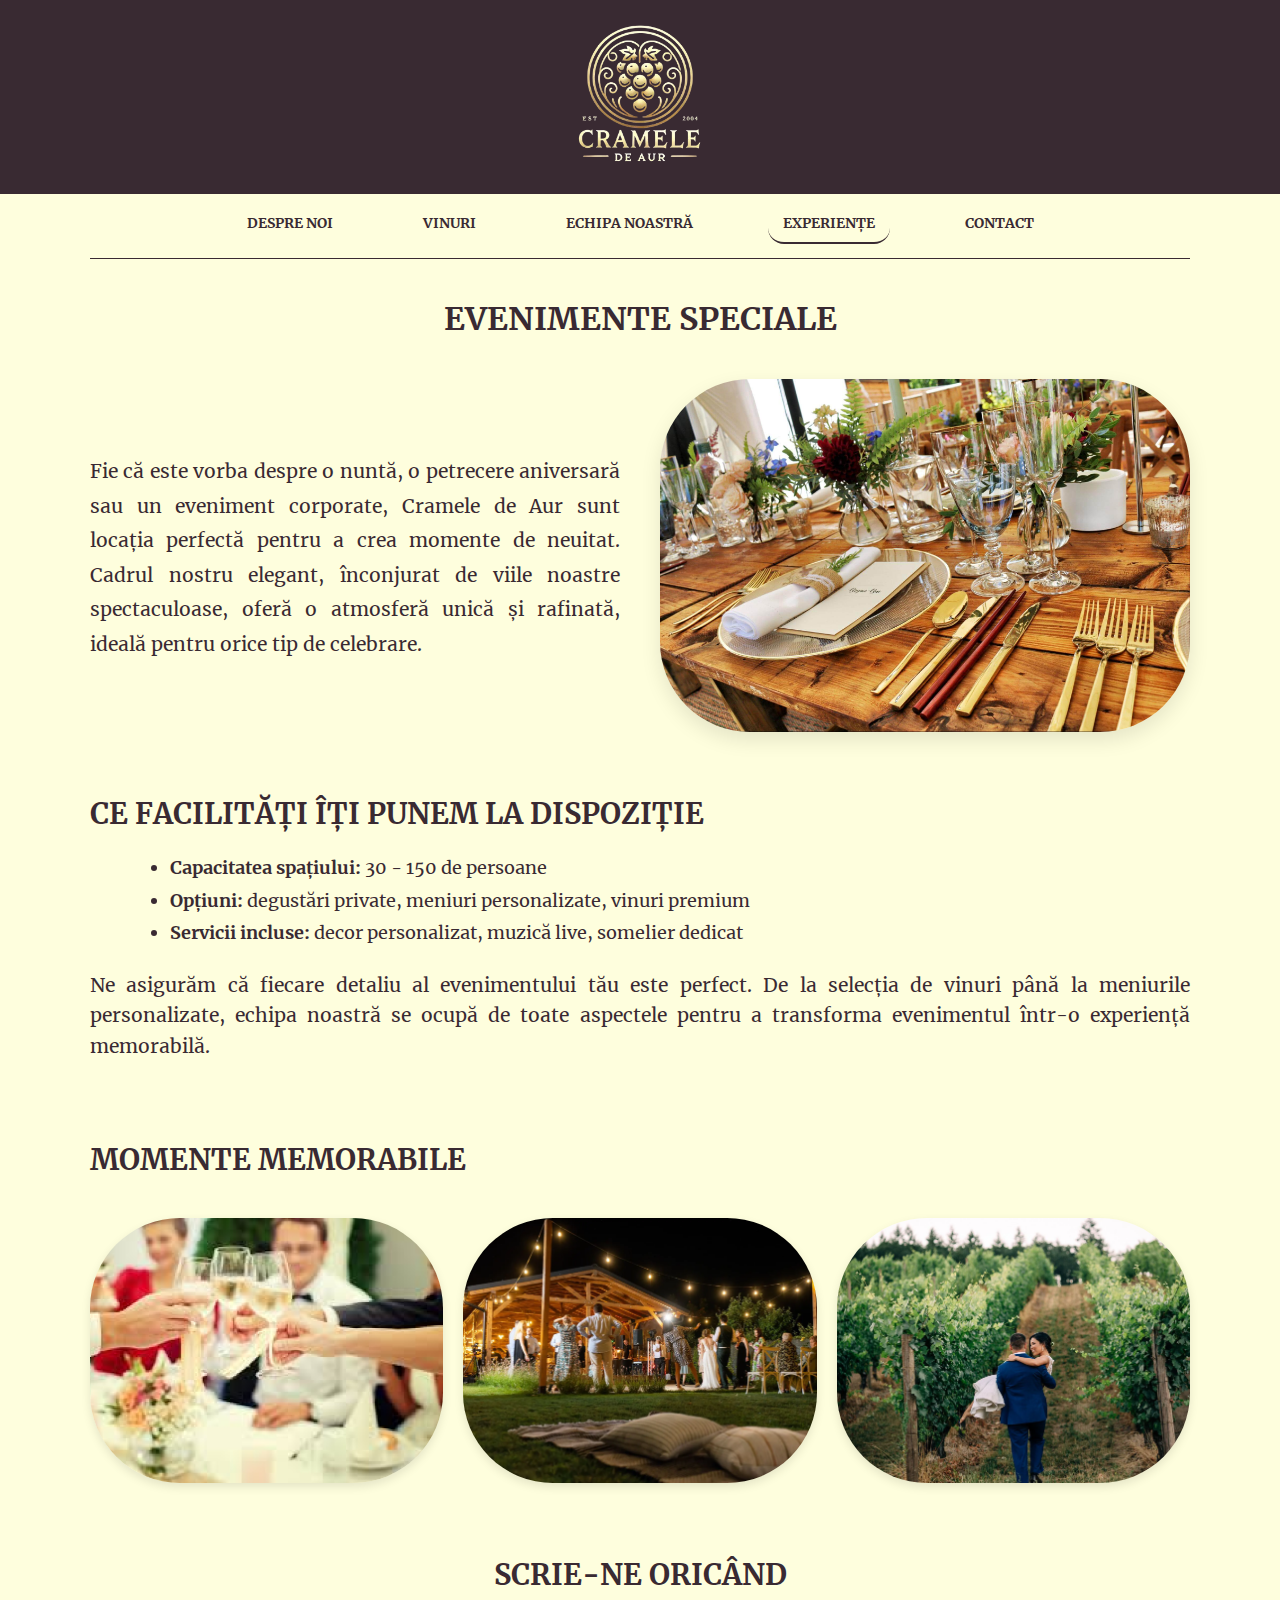
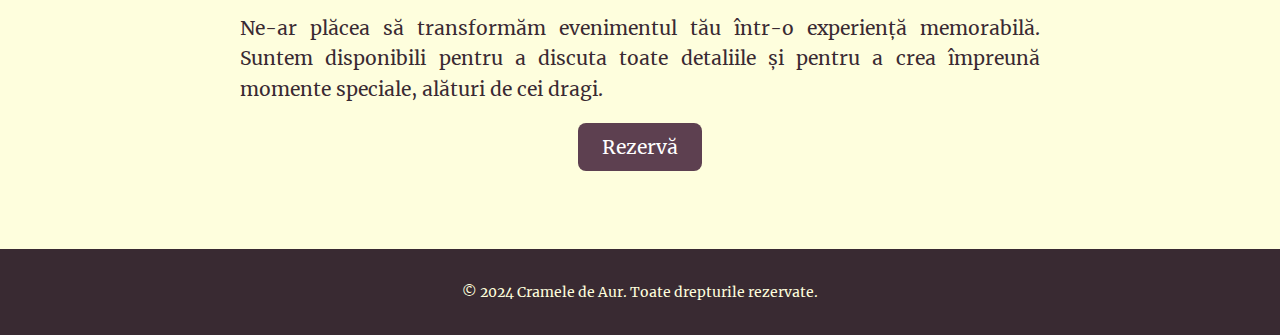
<file: pages/experiente/evenimente-speciale.html>
<!DOCTYPE html>
<html lang="ro">

<head>
    <meta charset="UTF-8">
    <meta name="viewport" content="width=device-width, initial-scale=1.0">
    <title>Evenimente Speciale | Cramele de Aur</title>
    <link rel="stylesheet" href="../../assets/css/style.css">
</head>

<body class="evenimente-speciale-page">
    <div class="page-container">
        <header class="header-top">
            <div class="header-top">
                <a href="../../index.html">
                    <img src="../../assets/images/logo.png" alt="Logo Cramele de Aur" class="logo">
                </a>
            </div>
        </header>

        <div class="header-bottom">
            <nav>
                <ul>
                    <li><a href="../../pages/despre-noi.html">DESPRE NOI</a></li>
                    <li class="dropdown item">
                        <a href="../../pages/vinuri.html" class="link">
                            <span>VINURI</span>
                        </a>
                        <div class="submenu">
                            <div class="submenu-item">
                                <a href="../../pages/vinuri/vinuri-albe.html" class="submenu-link">VINURI ALBE</a>
                            </div>
                            <div class="submenu-item">
                                <a href="../../pages/vinuri/vinuri-rosii.html" class="submenu-link">VINURI ROȘII</a>
                            </div>
                            <div class="submenu-item">
                                <a href="../../pages/vinuri/vinuri-rose.html" class="submenu-link">VINURI ROSÉ</a>
                            </div>
                        </div>
                    </li>

                    <li><a href="../../pages/echipa-noastra.html">ECHIPA NOASTRĂ</a></li>

                    <li class="dropdown item">
                        <a href="../../pages/experiente.html" class="link active">
                            <span>EXPERIENȚE</span>
                        </a>
                        <div class="submenu">
                            <div class="submenu-item">
                                <a href="degustari.html" class="submenu-link">DEGUSTĂRI</a>
                            </div>
                            <div class="submenu-item">
                                <a href="turul-cramelor.html" class="submenu-link">TURUL CRAMELOR</a>
                            </div>
                            <div class="submenu-item">
                                <a href="evenimente-speciale.html" class="submenu-link active">EVENIMENTE SPECIALE</a>
                            </div>
                        </div>
                    </li>
                    <li><a href="../../pages/contact.html">CONTACT</a></li>
                </ul>
            </nav>
        </div>
        <main>
            <h1 class="page-title">EVENIMENTE SPECIALE</h1>
            <section class="intro-section">
                <p>
                    Fie că este vorba despre o nuntă, o petrecere aniversară sau un eveniment corporate, Cramele de Aur
                    sunt locația perfectă
                    pentru a crea momente de neuitat. Cadrul nostru elegant, înconjurat de viile noastre spectaculoase,
                    oferă o atmosferă
                    unică și rafinată, ideală pentru orice tip de celebrare.
                </p>
                <div class="image-wrapper">
                    <img src="../../assets/images/ospat_elegant.jpg" alt="ospatelegant">
                </div>
            </section>
            <section class="details-section">
                <h2>CE FACILITĂȚI ÎȚI PUNEM LA DISPOZIȚIE</h2>
                <ul style="font-size: 18px; text-align: justify;">
                    <li><strong>Capacitatea spațiului:</strong> 30 - 150 de persoane</li>
                    <li><strong>Opțiuni:</strong> degustări private, meniuri personalizate, vinuri premium</li>
                    <li><strong>Servicii incluse:</strong> decor personalizat, muzică live, somelier dedicat</li>
                </ul>
                <p style="font-size: 1.2rem;">
                    Ne asigurăm că fiecare detaliu al evenimentului tău este perfect. De la selecția de vinuri până la
                    meniurile personalizate, echipa noastră se ocupă de toate aspectele pentru a transforma evenimentul
                    într-o experiență memorabilă.
                </p>
            </section>
            <section class="gallery-section">
                <h2>MOMENTE MEMORABILE</h2>
                <div class="gallery-grid">
                    <img src="../../assets/images/petrecere.png" alt="Ospăț elegant">
                    <img src="../../assets/images/petrecere_seara.png" alt="Petrecere de seară">
                    <img src="../../assets/images/nunta.jpg" alt="Nuntă în cramă">
                </div>
            </section>
            <section class="cta-section">
                <h2>Scrie-ne oricând</h2>
                <p style="font-size: 1.2rem; text-align: justify;">
                    Ne-ar plăcea să transformăm evenimentul tău într-o experiență memorabilă. Suntem disponibili
                    pentru a discuta toate detaliile și pentru a crea împreună momente speciale, alături de cei
                    dragi.
                </p>
                <a href="../contact.html" class="cta-button">Rezervă</a>
            </section>
        </main>

        <footer>
            <p>© 2024 Cramele de Aur. Toate drepturile rezervate.</p>
        </footer>

    </div>
</body>

</html>
</file>
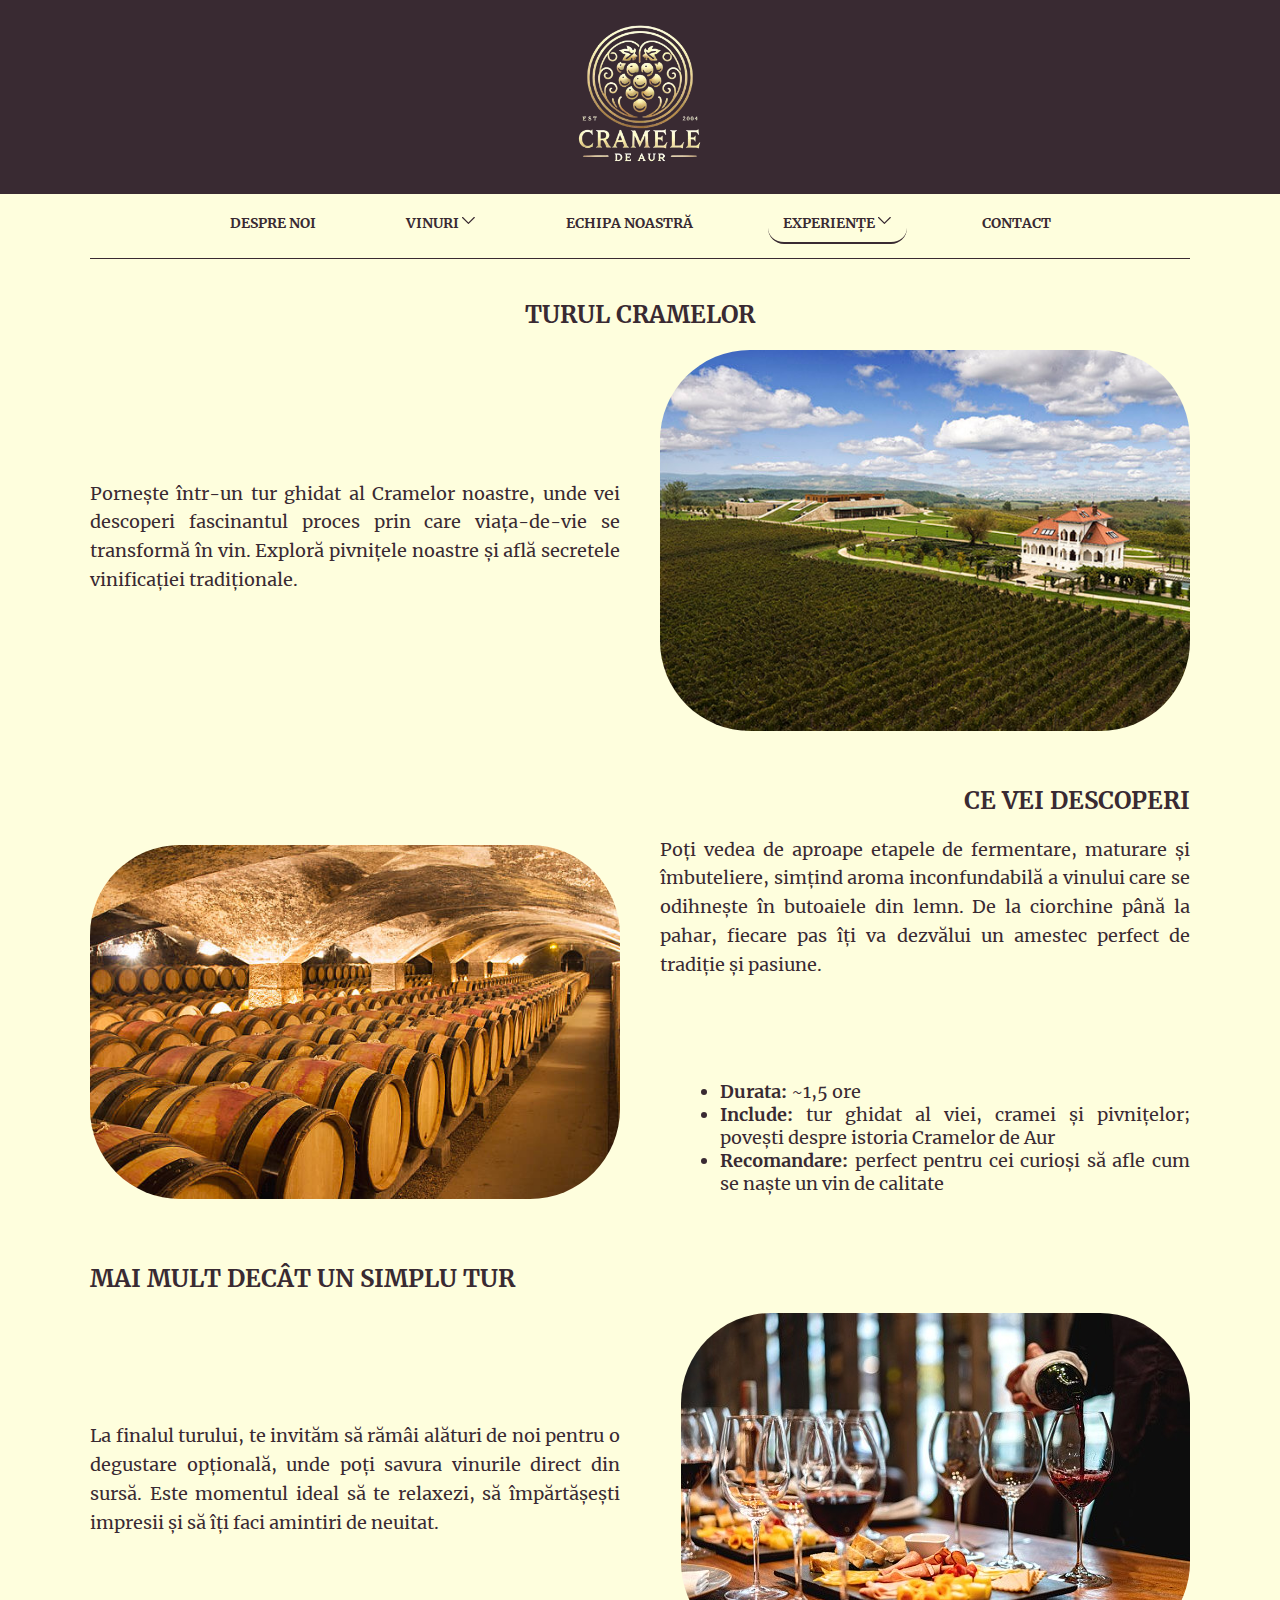
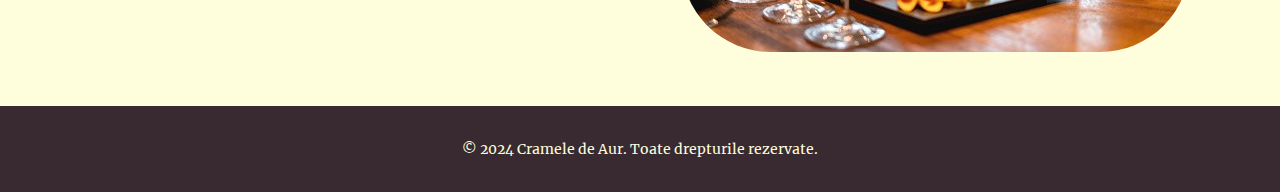
<file: pages/experiente/turul-cramelor.html>
<!DOCTYPE html>
<html lang="ro">

<head>
  <meta charset="UTF-8">
  <meta name="viewport" content="width=device-width, initial-scale=1.0">
  <title>Turul Cramelor | Cramele de Aur</title>
  <link rel="stylesheet" href="../../assets/css/style.css">
</head>

<body>
  <div class="page-container">
    <header class="header-top">
      <div class="header-top">
        <a href="../../index.html">
          <img src="../../assets/images/logo.png" alt="Logo Cramele de Aur" class="logo">
        </a>
      </div>
    </header>
    <div class="header-bottom">
      <nav>
        <ul>
          <li><a href="../../pages/despre-noi.html">DESPRE NOI</a></li>
          <li class="dropdown item">
            <a href="../../pages/vinuri.html" class="link">
              <span>VINURI</span>
              <svg viewBox="0 0 360 360" xml:space="preserve">
                <g id="SVGRepo_iconCarrier">
                  <path d="M325.607,79.393c-5.857-5.857-15.355-5.858-21.213,0.001l-139.39,139.393L25.607,79.393 
                       c-5.857-5.857-15.355-5.858-21.213,0.001c-5.858,5.858-5.858,15.355,0,21.213l150.004,150c2.813,2.813,6.628,4.393,10.606,4.393 
                       s7.794-1.581,10.606-4.394l149.996-150C331.465,94.749,331.465,85.251,325.607,79.393z"></path>
                </g>
              </svg>
            </a>
            <div class="submenu">
              <div class="submenu-item">
                <a href="../../pages/vinuri/vinuri-albe.html" class="submenu-link">VINURI ALBE</a>
              </div>
              <div class="submenu-item">
                <a href="../../pages/vinuri/vinuri-rosii.html" class="submenu-link">VINURI ROȘII</a>
              </div>
              <div class="submenu-item">
                <a href="../../pages/vinuri/vinuri-rose.html" class="submenu-link">VINURI ROSÉ</a>
              </div>
            </div>
          </li>

          <li><a href="../../pages/echipa-noastra.html">ECHIPA NOASTRĂ</a></li>
          <li class="dropdown item">
            <a href="../../pages/experiente.html" class="link active">
              <span>EXPERIENȚE</span>
              <svg viewBox="0 0 360 360" xml:space="preserve">
                <g id="SVGRepo_iconCarrier">
                  <path d="M325.607,79.393c-5.857-5.857-15.355-5.858-21.213,0.001l-139.39,139.393L25.607,79.393 
                       c-5.857-5.857-15.355-5.858-21.213,0.001c-5.858,5.858-5.858,15.355,0,21.213l150.004,150c2.813,2.813,6.628,4.393,10.606,4.393 
                       s7.794-1.581,10.606-4.394l149.996-150C331.465,94.749,331.465,85.251,325.607,79.393z"></path>
                </g>
              </svg>
            </a>
            <div class="submenu">
              <div class="submenu-item">
                <a href="degustari.html" class="submenu-link">DEGUSTĂRI</a>
              </div>
              <div class="submenu-item">
                <a href="turul-cramelor.html" class="submenu-link active">TURUL CRAMELOR</a>
              </div>
              <div class="submenu-item">
                <a href="evenimente-speciale.html" class="submenu-link">EVENIMENTE SPECIALE</a>
              </div>
            </div>
          </li>
          <li><a href="../../pages/contact.html">CONTACT</a></li>
        </ul>
      </nav>
    </div>
    <main>
      <h2 style="text-align: center;">TURUL CRAMELOR</h2>
      <section class="intro-section">
        <p>
          Pornește într-un tur ghidat al Cramelor noastre, unde vei descoperi fascinantul proces prin care viața-de-vie
          se transformă în vin. Exploră pivnițele noastre și află secretele vinificației tradiționale.
        </p>
        <div class="image-wrapper">
          <img src="../../assets/images/cramadesus.jpg" alt="Imagine Crama">
        </div>
      </section>
      <h2 style="text-align: right;">CE VEI DESCOPERI</h2>
      <section class="middle-section">
        <div class="image-left">
          <img src="../../assets/images/butoaie.jpg" alt="Butoaie de vin">
        </div>

        <div style="flex:1;">
          <p style="text-align: justify;">
            Poți vedea de aproape etapele de fermentare, maturare și îmbuteliere, simțind aroma inconfundabilă a vinului
            care se odihnește în butoaiele din lemn. De la ciorchine până la pahar, fiecare pas îți va dezvălui un
            amestec
            perfect de tradiție și pasiune.
          </p>
          <ul style="list-style: disc; margin-left: 20px; margin-top: 100px; font-size: 18px; text-align: justify;">
            <li><strong>Durata:</strong> ~1,5 ore</li>
            <li><strong>Include:</strong> tur ghidat al viei, cramei și pivnițelor; povești despre istoria Cramelor de
              Aur</li>
            <li><strong>Recomandare:</strong> perfect pentru cei curioși să afle cum se naște un vin de calitate</li>
          </ul>

        </div>
      </section>
      <h2 style="text-align: left;">MAI MULT DECÂT UN SIMPLU TUR</h2>
      <section class="bottom-section">
        <p>
          La finalul turului, te invităm să rămâi alături de noi pentru o degustare opțională, unde poți savura
          vinurile direct din sursă. Este momentul ideal să te relaxezi, să împărtășești impresii și să îți faci
          amintiri de neuitat.
        </p>
        <div class="image-wrapper">
          <img src="../../assets/images/degustare-tur.jpg" alt="Degustare în cramă">
        </div>
      </section>
    </main>
    <footer>
      <p>© 2024 Cramele de Aur. Toate drepturile rezervate.</p>
    </footer>

  </div>
</body>

</html>
</file>
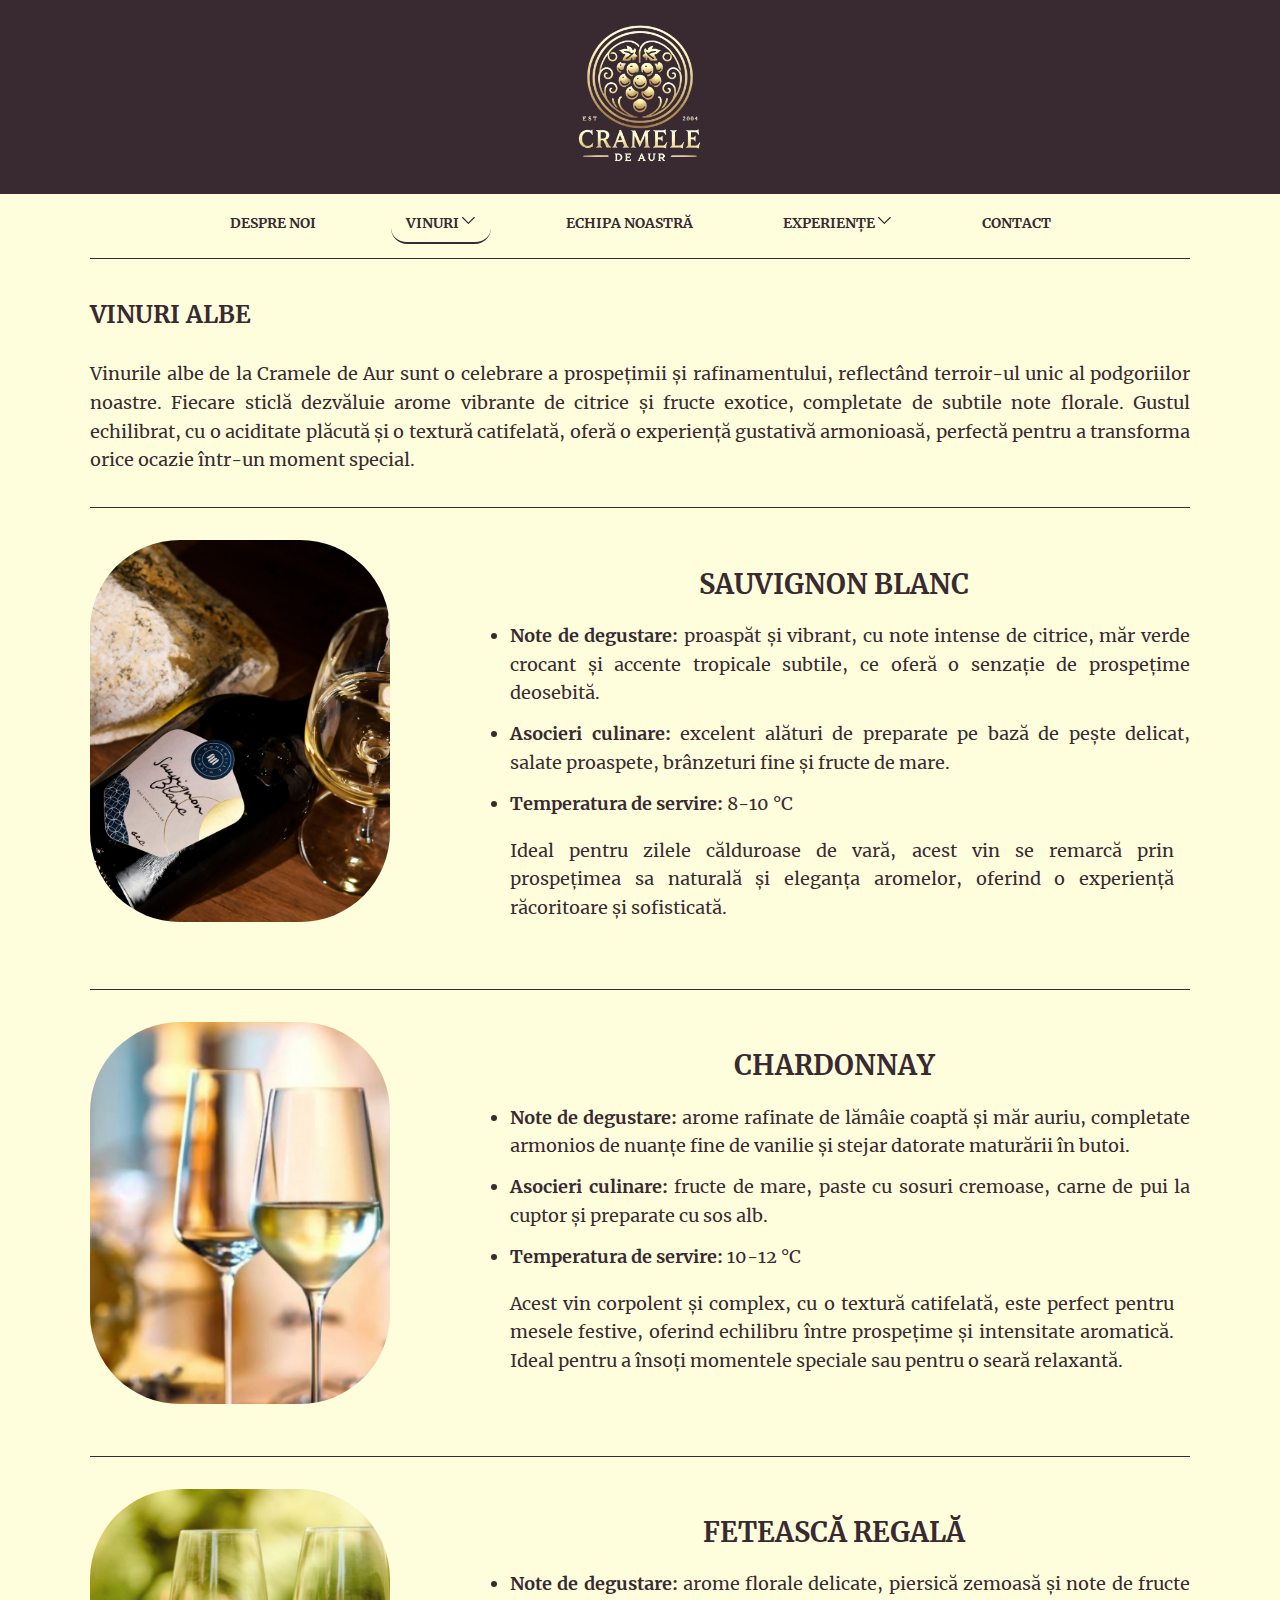
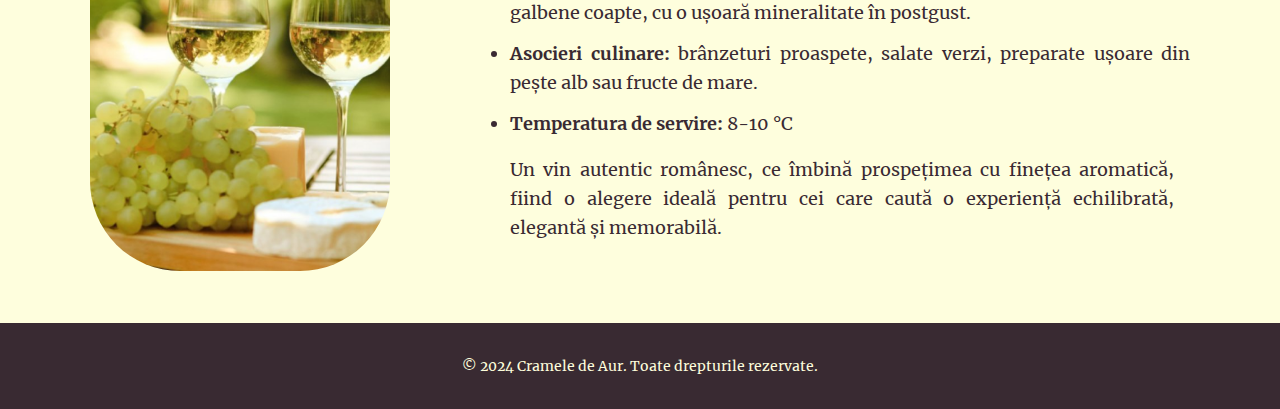
<file: pages/vinuri/vinuri-albe.html>
<!DOCTYPE html>
<html lang="ro">

<head>
    <meta charset="UTF-8">
    <meta name="viewport" content="width=device-width, initial-scale=1.0">
    <title>Vinuri Albe | Cramele de Aur</title>
    <link rel="stylesheet" href="../../assets/css/style.css">
</head>

<body class="vinuri-albe-page">
    <div class="page-container">
        <header class="header-top">
            <div class="header-top">
                <a href="../../index.html">
                    <img src="../../assets/images/logo.png" alt="Logo Cramele de Aur" class="logo">
                </a>
            </div>
        </header>
        <div class="header-bottom">
            <nav>
                <ul>
                    <li><a href="../despre-noi.html">DESPRE NOI</a></li>

                    <li class="dropdown item">
                        <a href="../vinuri.html" class="link active">
                            <span>VINURI</span>
                            <svg viewBox="0 0 360 360" xml:space="preserve">
                                <g>
                                    <path d="M325.607,79.393c-5.857-5.857-15.355-5.858-21.213,0.001l-139.39,139.393L25.607,79.393 
                       c-5.857-5.857-15.355-5.858-21.213,0.001c-5.858,5.858-5.858,15.355,0,21.213l150.004,150c2.813,2.813,6.628,4.393,10.606,4.393 
                       s7.794-1.581,10.606-4.394l149.996-150C331.465,94.749,331.465,85.251,325.607,79.393z"></path>
                                </g>
                            </svg>
                        </a>
                        <div class="submenu">
                            <div class="submenu-item">
                                <a href="vinuri-albe.html" class="submenu-link active">VINURI ALBE</a>
                            </div>
                            <div class="submenu-item">
                                <a href="vinuri-rosii.html" class="submenu-link">VINURI ROȘII</a>
                            </div>
                            <div class="submenu-item">
                                <a href="vinuri-rose.html" class="submenu-link">VINURI ROSÉ</a>
                            </div>
                        </div>
                    </li>

                    <li><a href="../echipa-noastra.html">ECHIPA NOASTRĂ</a></li>

                    <li class="dropdown item">
                        <a href="../experiente.html" class="link">
                            <span>EXPERIENȚE</span>
                            <svg viewBox="0 0 360 360" xml:space="preserve">
                                <g>
                                    <path d="M325.607,79.393c-5.857-5.857-15.355-5.858-21.213,0.001l-139.39,139.393L25.607,79.393 
                       c-5.857-5.857-15.355-5.858-21.213,0.001c-5.858,5.858-5.858,15.355,0,21.213l150.004,150c2.813,2.813,6.628,4.393,10.606,4.393 
                       s7.794-1.581,10.606-4.394l149.996-150C331.465,94.749,331.465,85.251,325.607,79.393z"></path>
                                </g>
                            </svg>
                        </a>
                        <div class="submenu">
                            <div class="submenu-item">
                                <a href="../experiente/degustari.html" class="submenu-link">DEGUSTĂRI</a>
                            </div>
                            <div class="submenu-item">
                                <a href="../experiente/turul-cramelor.html" class="submenu-link">TURUL CRAMELOR</a>
                            </div>
                            <div class="submenu-item">
                                <a href="../experiente/evenimente-speciale.html" class="submenu-link">EVENIMENTE
                                    SPECIALE</a>
                            </div>
                        </div>
                    </li>
                    <li><a href="../contact.html">CONTACT</a></li>
                </ul>
            </nav>
        </div>
        <main>
            <h1 class="page-title" style="text-align: justify; margin-bottom: 30px; font-size: 1.5em;">VINURI ALBE</h1>
            <p class="page-intro" style="text-align: justify; font-size: 18px; line-height: 1.6;">
                Vinurile albe de la Cramele de Aur sunt o celebrare a prospețimii și rafinamentului, reflectând
                terroir-ul unic al podgoriilor noastre. Fiecare sticlă dezvăluie arome vibrante de citrice și fructe
                exotice, completate de subtile note florale. Gustul echilibrat, cu o aciditate plăcută și o textură
                catifelată, oferă o experiență gustativă armonioasă, perfectă pentru a transforma orice ocazie într-un
                moment special.
            </p>
            <hr class="wine-separator">
            <section class="wine-section">
                <div class="wine-image">
                    <img src="../../assets/images/sauvignon_blanc.png" alt="Sauvignon Blanc">
                </div>
                <div class="wine-details">
                    <h2>SAUVIGNON BLANC</h2>
                    <ul>
                        <li><strong>Note de degustare:</strong> proaspăt și vibrant, cu note intense de citrice, măr
                            verde crocant și accente tropicale subtile, ce oferă o senzație de prospețime deosebită.
                        </li>
                        <li><strong>Asocieri culinare:</strong> excelent alături de preparate pe bază de pește delicat,
                            salate proaspete, brânzeturi fine și fructe de mare.
                        </li>
                        <li><strong>Temperatura de servire:</strong> 8-10 °C</li>
                    </ul>
                    <p>
                        Ideal pentru zilele călduroase de vară, acest vin se remarcă prin prospețimea sa naturală și
                        eleganța aromelor, oferind o experiență răcoritoare și sofisticată.
                    </p>
                </div>
            </section>
            <hr class="wine-separator">
            <section class="wine-section">
                <div class="wine-image">
                    <img src="../../assets/images/chardonnay.png" alt="Chardonnay">
                </div>
                <div class="wine-details">
                    <h2>CHARDONNAY</h2>
                    <ul>
                        <li><strong>Note de degustare:</strong> arome rafinate de lămâie coaptă și măr auriu, completate
                            armonios de nuanțe fine de vanilie și stejar datorate maturării în butoi.</li>
                        <li><strong>Asocieri culinare:</strong> fructe de mare, paste cu sosuri cremoase, carne de pui
                            la cuptor și preparate cu sos alb.</li>
                        <li><strong>Temperatura de servire:</strong> 10-12 °C</li>
                    </ul>
                    <p>
                        Acest vin corpolent și complex, cu o textură catifelată, este perfect pentru mesele festive,
                        oferind echilibru între prospețime și intensitate aromatică. Ideal pentru a însoți momentele
                        speciale sau pentru o seară relaxantă.
                    </p>
                </div>
            </section>
            <hr class="wine-separator">
            <section class="wine-section">
                <div class="wine-image">
                    <img src="../../assets/images/feteascaregala.png" alt="Fetească Regală">
                </div>
                <div class="wine-details">
                    <h2>FETEASCĂ REGALĂ</h2>
                    <ul>
                        <li><strong>Note de degustare:</strong> arome florale delicate, piersică zemoasă și note de
                            fructe galbene coapte, cu o ușoară mineralitate în postgust.
                        </li>
                        <li><strong>Asocieri culinare:</strong> brânzeturi proaspete, salate verzi, preparate ușoare din
                            pește alb sau fructe de mare.</li>
                        <li><strong>Temperatura de servire:</strong> 8-10 °C</li>
                    </ul>
                    <p>
                        Un vin autentic românesc, ce îmbină prospețimea cu finețea aromatică, fiind o alegere ideală
                        pentru cei care caută o experiență echilibrată, elegantă și memorabilă.
                    </p>
                </div>
            </section>

        </main>
        <footer>
            <p>© 2024 Cramele de Aur. Toate drepturile rezervate.</p>
        </footer>
    </div>
</body>

</html>
</file>
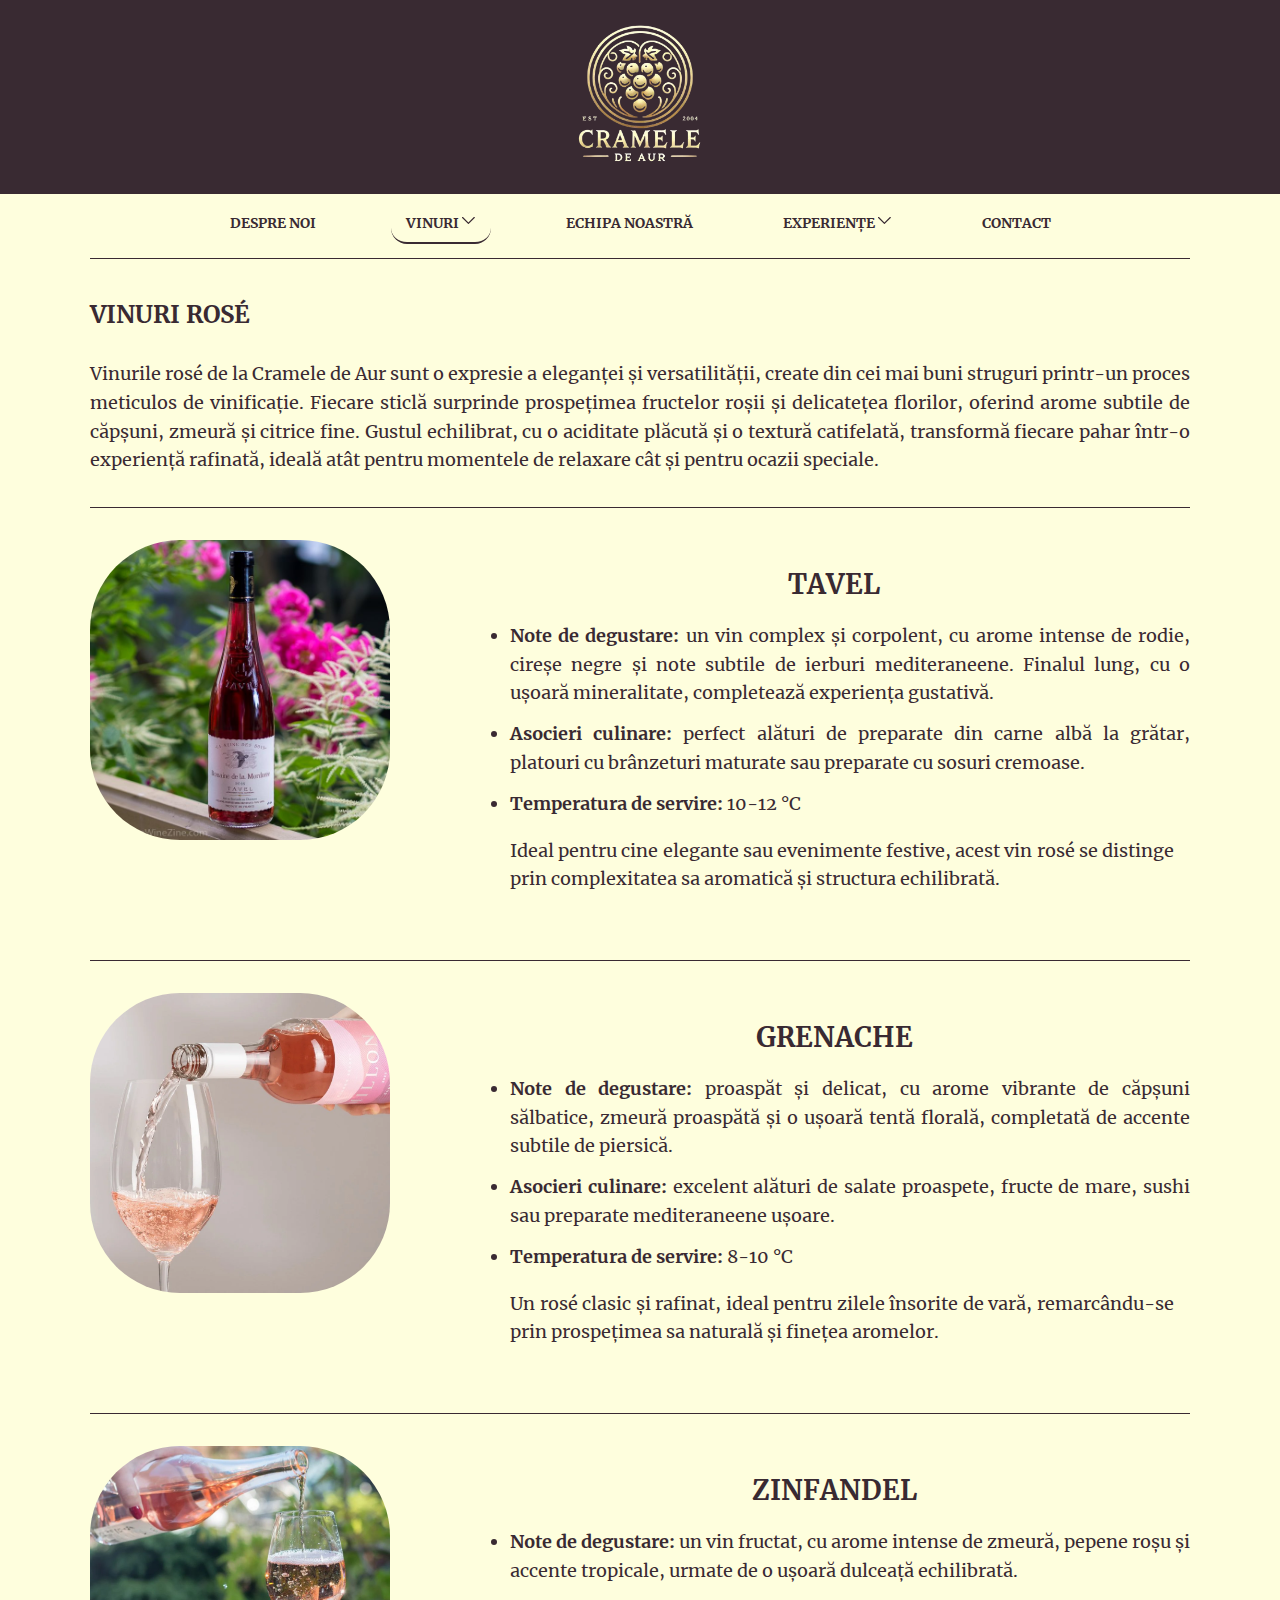
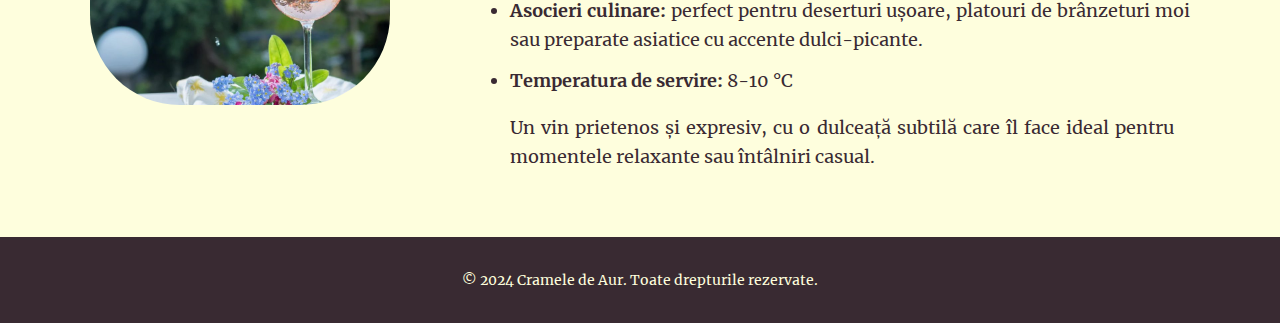
<file: pages/vinuri/vinuri-rose.html>
<!DOCTYPE html>
<html lang="ro">

<head>
    <meta charset="UTF-8">
    <meta name="viewport" content="width=device-width, initial-scale=1.0">
    <title>Vinuri Albe | Cramele de Aur</title>
    <link rel="stylesheet" href="../../assets/css/style.css">
</head>

<body class="vinuri-rose-page">
    <div class="page-container">
        <header class="header-top">
            <div class="header-top">
                <a href="../../index.html">
                    <img src="../../assets/images/logo.png" alt="Logo Cramele de Aur" class="logo">
                </a>
            </div>
        </header>
        <div class="header-bottom">
            <nav>
                <ul>
                    <li><a href="../despre-noi.html">DESPRE NOI</a></li>

                    <li class="dropdown item">
                        <a href="../vinuri.html" class="link active">
                            <span>VINURI</span>
                            <svg viewBox="0 0 360 360" xml:space="preserve">
                                <g>
                                    <path d="M325.607,79.393c-5.857-5.857-15.355-5.858-21.213,0.001l-139.39,139.393L25.607,79.393 
                       c-5.857-5.857-15.355-5.858-21.213,0.001c-5.858,5.858-5.858,15.355,0,21.213l150.004,150c2.813,2.813,6.628,4.393,10.606,4.393 
                       s7.794-1.581,10.606-4.394l149.996-150C331.465,94.749,331.465,85.251,325.607,79.393z"></path>
                                </g>
                            </svg>
                        </a>
                        <div class="submenu">
                            <div class="submenu-item">
                                <a href="vinuri-albe.html" class="submenu-link">VINURI ALBE</a>
                            </div>
                            <div class="submenu-item">
                                <a href="vinuri-rosii.html" class="submenu-link">VINURI ROȘII</a>
                            </div>
                            <div class="submenu-item">
                                <a href="vinuri-rose.html" class="submenu-link active">VINURI ROSÉ</a>
                            </div>
                        </div>
                    </li>

                    <li><a href="../echipa-noastra.html">ECHIPA NOASTRĂ</a></li>

                    <li class="dropdown item">
                        <a href="../experiente.html" class="link">
                            <span>EXPERIENȚE</span>
                            <svg viewBox="0 0 360 360" xml:space="preserve">
                                <g>
                                    <path d="M325.607,79.393c-5.857-5.857-15.355-5.858-21.213,0.001l-139.39,139.393L25.607,79.393 
                       c-5.857-5.857-15.355-5.858-21.213,0.001c-5.858,5.858-5.858,15.355,0,21.213l150.004,150c2.813,2.813,6.628,4.393,10.606,4.393 
                       s7.794-1.581,10.606-4.394l149.996-150C331.465,94.749,331.465,85.251,325.607,79.393z"></path>
                                </g>
                            </svg>
                        </a>
                        <div class="submenu">
                            <div class="submenu-item">
                                <a href="../experiente/degustari.html" class="submenu-link">DEGUSTĂRI</a>
                            </div>
                            <div class="submenu-item">
                                <a href="../experiente/turul-cramelor.html" class="submenu-link">TURUL CRAMELOR</a>
                            </div>
                            <div class="submenu-item">
                                <a href="../experiente/evenimente-speciale.html" class="submenu-link">EVENIMENTE
                                    SPECIALE</a>
                            </div>
                        </div>
                    </li>
                    <li><a href="../contact.html">CONTACT</a></li>
                </ul>
            </nav>
        </div>
        <main>
            <h1 class="page-title" style="text-align: justify; margin-bottom: 30px; font-size: 1.5em;">VINURI ROSÉ</h1>
            <p class="page-intro" style="text-align: justify; font-size: 18px; line-height: 1.6;">
                Vinurile rosé de la Cramele de Aur sunt o expresie a eleganței și versatilității, create din cei mai
                buni struguri printr-un proces meticulos de vinificație. Fiecare sticlă surprinde prospețimea fructelor
                roșii și delicatețea florilor, oferind arome subtile de căpșuni, zmeură și citrice fine. Gustul
                echilibrat, cu o aciditate plăcută și o textură catifelată, transformă fiecare pahar într-o experiență
                rafinată, ideală atât pentru momentele de relaxare cât și pentru ocazii speciale.
            </p>
            <hr class="wine-separator">
            <section class="wine-section">
                <div class="wine-image">
                    <img src="../../assets/images/tavel.jpg" alt="Tavel Rose">
                </div>
                <div class="wine-details">
                    <h2>TAVEL</h2>
                    <ul>
                        <li><strong>Note de degustare:</strong> un vin complex și corpolent, cu arome intense de rodie,
                            cireșe negre și note subtile de ierburi mediteraneene. Finalul lung, cu o ușoară
                            mineralitate, completează experiența gustativă.
                        </li>
                        <li><strong>Asocieri culinare:</strong> perfect alături de preparate din carne albă la grătar,
                            platouri cu brânzeturi maturate sau preparate cu sosuri cremoase.
                        </li>
                        <li><strong>Temperatura de servire:</strong> 10-12 °C</li>
                    </ul>
                    <p>
                        Ideal pentru cine elegante sau evenimente festive, acest vin rosé se distinge prin complexitatea
                        sa aromatică și structura echilibrată.

                    </p>
                </div>
            </section>
            <hr class="wine-separator">
            <section class="wine-section">
                <div class="wine-image">
                    <img src="../../assets/images/grenache.png" alt="GRENACHE ROSÉ">
                </div>
                <div class="wine-details">
                    <h2>GRENACHE</h2>
                    <ul>
                        <li><strong>Note de degustare:</strong> proaspăt și delicat, cu arome vibrante de căpșuni
                            sălbatice, zmeură proaspătă și o ușoară tentă florală, completată de accente subtile de
                            piersică.</li>
                        <li><strong>Asocieri culinare:</strong> excelent alături de salate proaspete, fructe de mare,
                            sushi sau preparate mediteraneene ușoare.</li>
                        <li><strong>Temperatura de servire:</strong> 8-10 °C</li>
                    </ul>
                    <p>
                        Un rosé clasic și rafinat, ideal pentru zilele însorite de vară, remarcându-se prin prospețimea
                        sa naturală și finețea aromelor.
                    </p>
                </div>
            </section>
            <hr class="wine-separator">
            <section class="wine-section">
                <div class="wine-image">
                    <img src="../../assets/images/zinfandel.jpg" alt="Zinfandel">
                </div>
                <div class="wine-details">
                    <h2>ZINFANDEL</h2>
                    <ul>
                        <li><strong>Note de degustare:</strong> un vin fructat, cu arome intense de zmeură, pepene roșu
                            și accente tropicale, urmate de o ușoară dulceață echilibrată.
                        </li>
                        <li><strong>Asocieri culinare:</strong> perfect pentru deserturi ușoare, platouri de brânzeturi
                            moi sau preparate asiatice cu accente dulci-picante.</li>
                        <li><strong>Temperatura de servire:</strong> 8-10 °C</li>
                    </ul>
                    <p>
                        Un vin prietenos și expresiv, cu o dulceață subtilă care îl face ideal pentru momentele
                        relaxante sau întâlniri casual.
                    </p>
                </div>
            </section>

        </main>

        <footer>
            <p>© 2024 Cramele de Aur. Toate drepturile rezervate.</p>
        </footer>
    </div>
</body>

</html>
</file>
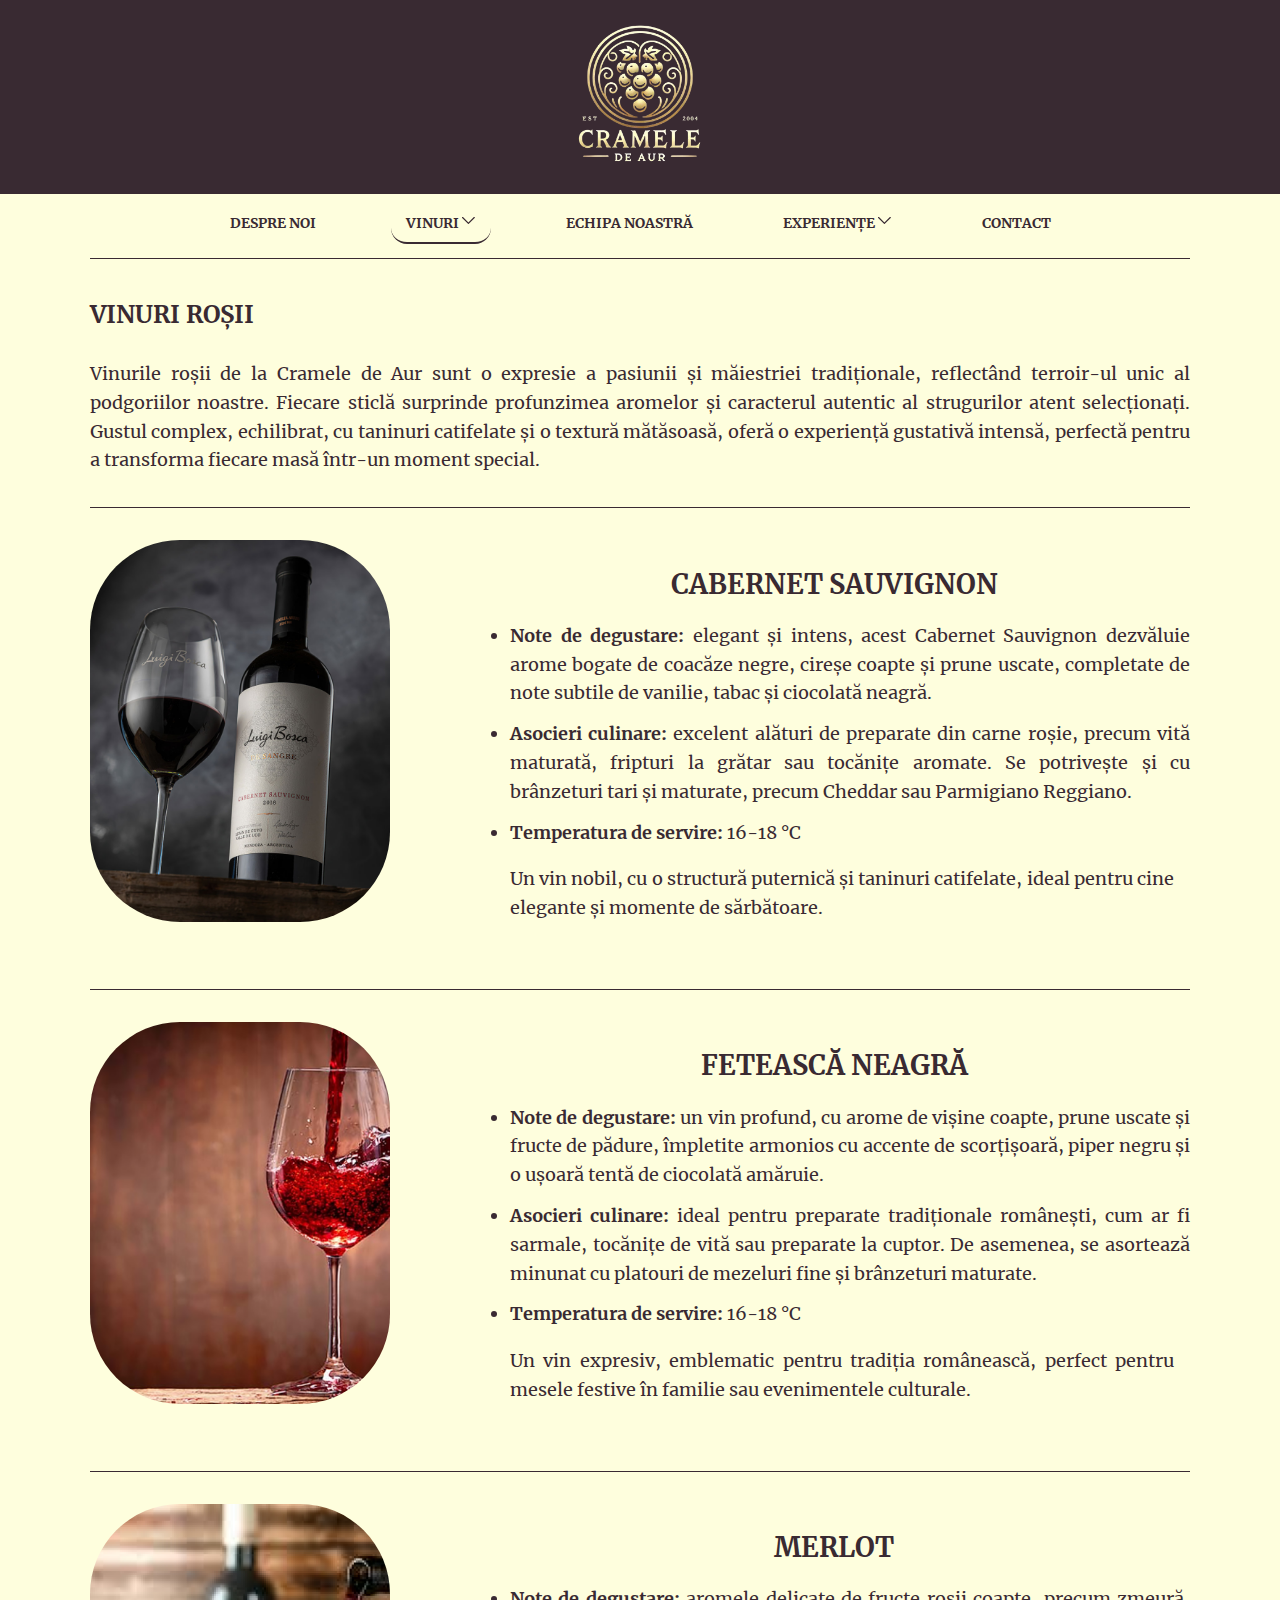
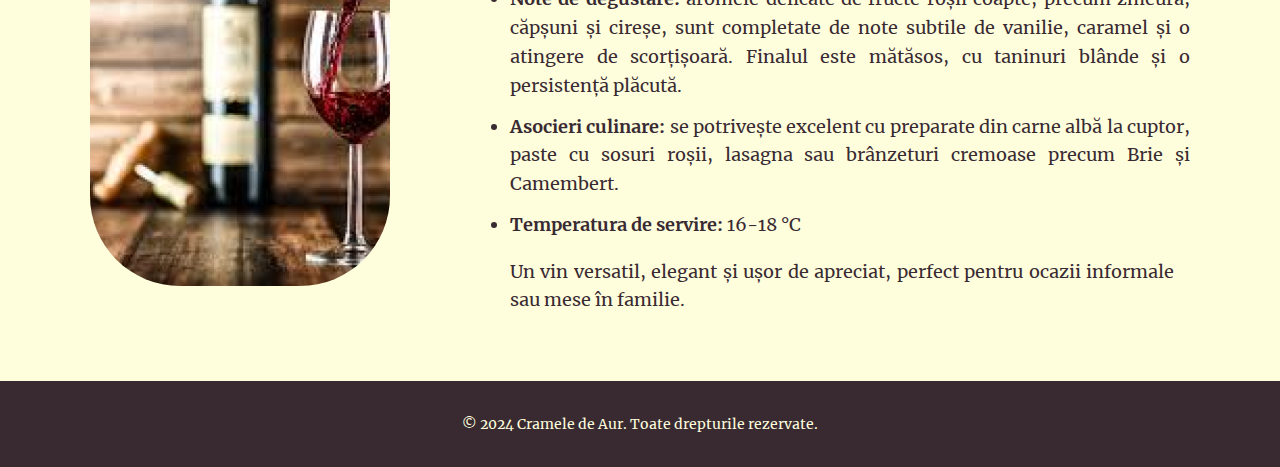
<file: pages/vinuri/vinuri-rosii.html>
<!DOCTYPE html>
<html lang="ro">

<head>
    <meta charset="UTF-8">
    <meta name="viewport" content="width=device-width, initial-scale=1.0">
    <title>Vinuri Albe | Cramele de Aur</title>
    <link rel="stylesheet" href="../../assets/css/style.css">
</head>

<body class="vinuri-rosii-page">
    <div class="page-container">
        <header class="header-top">
            <div class="header-top">
                <a href="../../index.html">
                    <img src="../../assets/images/logo.png" alt="Logo Cramele de Aur" class="logo">
                </a>
            </div>
        </header>
        <div class="header-bottom">
            <nav>
                <ul>
                    <li><a href="../despre-noi.html">DESPRE NOI</a></li>

                    <li class="dropdown item">
                        <a href="../vinuri.html" class="link active">
                            <span>VINURI</span>
                            <svg viewBox="0 0 360 360" xml:space="preserve">
                                <g>
                                    <path d="M325.607,79.393c-5.857-5.857-15.355-5.858-21.213,0.001l-139.39,139.393L25.607,79.393 
                       c-5.857-5.857-15.355-5.858-21.213,0.001c-5.858,5.858-5.858,15.355,0,21.213l150.004,150c2.813,2.813,6.628,4.393,10.606,4.393 
                       s7.794-1.581,10.606-4.394l149.996-150C331.465,94.749,331.465,85.251,325.607,79.393z"></path>
                                </g>
                            </svg>
                        </a>
                        <div class="submenu">
                            <div class="submenu-item">
                                <a href="vinuri-albe.html" class="submenu-link">VINURI ALBE</a>
                            </div>
                            <div class="submenu-item">
                                <a href="vinuri-rosii.html" class="submenu-link active">VINURI ROȘII</a>
                            </div>
                            <div class="submenu-item">
                                <a href="vinuri-rose.html" class="submenu-link">VINURI ROSÉ</a>
                            </div>
                        </div>
                    </li>

                    <li><a href="../echipa-noastra.html">ECHIPA NOASTRĂ</a></li>

                    <li class="dropdown item">
                        <a href="../experiente.html" class="link">
                            <span>EXPERIENȚE</span>
                            <svg viewBox="0 0 360 360" xml:space="preserve">
                                <g>
                                    <path d="M325.607,79.393c-5.857-5.857-15.355-5.858-21.213,0.001l-139.39,139.393L25.607,79.393 
                       c-5.857-5.857-15.355-5.858-21.213,0.001c-5.858,5.858-5.858,15.355,0,21.213l150.004,150c2.813,2.813,6.628,4.393,10.606,4.393 
                       s7.794-1.581,10.606-4.394l149.996-150C331.465,94.749,331.465,85.251,325.607,79.393z"></path>
                                </g>
                            </svg>
                        </a>
                        <div class="submenu">
                            <div class="submenu-item">
                                <a href="../experiente/degustari.html" class="submenu-link">DEGUSTĂRI</a>
                            </div>
                            <div class="submenu-item">
                                <a href="../experiente/turul-cramelor.html" class="submenu-link">TURUL CRAMELOR</a>
                            </div>
                            <div class="submenu-item">
                                <a href="../experiente/evenimente-speciale.html" class="submenu-link">EVENIMENTE
                                    SPECIALE</a>
                            </div>
                        </div>
                    </li>
                    <li><a href="../contact.html">CONTACT</a></li>
                </ul>
            </nav>
        </div>
        <main>
            <h1 class="page-title" style="text-align: justify; margin-bottom: 30px; font-size: 1.5em;">VINURI ROȘII</h1>
            <p class="page-intro" style="text-align: justify; font-size: 18px; line-height: 1.6;">
                Vinurile roșii de la Cramele de Aur sunt o expresie a pasiunii și măiestriei tradiționale, reflectând
                terroir-ul unic al podgoriilor noastre. Fiecare sticlă surprinde profunzimea aromelor și caracterul
                autentic al strugurilor atent selecționați. Gustul complex, echilibrat, cu taninuri catifelate și o
                textură mătăsoasă, oferă o experiență gustativă intensă, perfectă pentru a transforma fiecare masă
                într-un moment special.
            </p>
            <hr class="wine-separator">
            <section class="wine-section">
                <div class="wine-image">
                    <img src="../../assets/images/cabernet_sauvignon-red.png" alt="Cabernet Sauvignon">
                </div>
                <div class="wine-details">
                    <h2>CABERNET SAUVIGNON</h2>
                    <ul>
                        <li><strong>Note de degustare:</strong> elegant și intens, acest Cabernet Sauvignon dezvăluie
                            arome bogate de coacăze negre, cireșe coapte și prune uscate, completate de note subtile de
                            vanilie, tabac și ciocolată neagră.
                        </li>
                        <li><strong>Asocieri culinare:</strong> excelent alături de preparate din carne roșie, precum
                            vită maturată, fripturi la grătar sau tocănițe aromate. Se potrivește și cu brânzeturi tari
                            și maturate, precum Cheddar sau Parmigiano Reggiano.
                        </li>
                        <li><strong>Temperatura de servire:</strong> 16-18 °C</li>
                    </ul>
                    <p>
                        Un vin nobil, cu o structură puternică și taninuri catifelate, ideal pentru cine elegante și
                        momente de sărbătoare.
                    </p>
                </div>
            </section>
            <hr class="wine-separator">
            <section class="wine-section">
                <div class="wine-image">
                    <img src="../../assets/images/feteascaneagra_rosu.png" alt="Feteasca Neagra">
                </div>
                <div class="wine-details">
                    <h2>FETEASCĂ NEAGRĂ</h2>
                    <ul>
                        <li><strong>Note de degustare:</strong> un vin profund, cu arome de vișine coapte, prune uscate
                            și fructe de pădure, împletite armonios cu accente de scorțișoară, piper negru și o ușoară
                            tentă de ciocolată amăruie.</li>
                        <li><strong>Asocieri culinare:</strong> ideal pentru preparate tradiționale românești, cum ar fi
                            sarmale, tocănițe de vită sau preparate la cuptor. De asemenea, se asortează minunat cu
                            platouri de mezeluri fine și brânzeturi maturate.</li>
                        <li><strong>Temperatura de servire:</strong> 16-18 °C</li>
                    </ul>
                    <p>
                        Un vin expresiv, emblematic pentru tradiția românească, perfect pentru mesele festive în familie
                        sau evenimentele culturale.
                    </p>
                </div>
            </section>
            <hr class="wine-separator">
            <section class="wine-section">
                <div class="wine-image">
                    <img src="../../assets/images/merlot.png" alt="Merlot">
                </div>
                <div class="wine-details">
                    <h2>MERLOT</h2>
                    <ul>
                        <li><strong>Note de degustare:</strong> aromele delicate de fructe roșii coapte, precum zmeură,
                            căpșuni și cireșe, sunt completate de note subtile de vanilie, caramel și o atingere de
                            scorțișoară. Finalul este mătăsos, cu taninuri blânde și o persistență plăcută.
                        </li>
                        <li><strong>Asocieri culinare:</strong> se potrivește excelent cu preparate din carne albă la
                            cuptor, paste cu sosuri roșii, lasagna sau brânzeturi cremoase precum Brie și Camembert.
                        </li>
                        <li><strong>Temperatura de servire:</strong> 16-18 °C</li>
                    </ul>
                    <p>
                        Un vin versatil, elegant și ușor de apreciat, perfect pentru ocazii informale sau mese în
                        familie.
                    </p>
                </div>
            </section>

        </main>
        <footer>
            <p>© 2024 Cramele de Aur. Toate drepturile rezervate.</p>
        </footer>
    </div>
</body>

</html>
</file>
<file: assets/css/style.css>
/* =============================
          FONT CUSTOM
============================= */
@font-face {
  font-family: 'Merriweather';
  src: url('../fonts/Merriweather-Regular.ttf') format('truetype');
  font-weight: normal;
  font-style: normal;
}

@font-face {
  font-family: 'Merriweather';
  src: url('../fonts/Merriweather-Bold.ttf') format('truetype');
  font-weight: bold;
  font-style: normal;
}

@font-face {
  font-family: 'Merriweather';
  src: url('../fonts/Merriweather-Italic.ttf') format('truetype');
  font-weight: normal;
  font-style: italic;
}

@font-face {
  font-family: 'Merriweather';
  src: url('../fonts/Merriweather-BoldItalic.ttf') format('truetype');
  font-weight: bold;
  font-style: italic;
}

@font-face {
  font-family: 'Merriweather';
  src: url('../fonts/Merriweather-Light.ttf') format('truetype');
  font-weight: 300;
  font-style: normal;
}

@font-face {
  font-family: 'Merriweather';
  src: url('../fonts/Merriweather-LightItalic.ttf') format('truetype');
  font-weight: 300;
  font-style: italic;
}

@font-face {
  font-family: 'Merriweather';
  src: url('../fonts/Merriweather-Black.ttf') format('truetype');
  font-weight: 900;
  font-style: normal;
}

@font-face {
  font-family: 'Merriweather';
  src: url('../fonts/Merriweather-BlackItalic.ttf') format('truetype');
  font-weight: 900;
  font-style: italic;
}

html,
body {
  margin: 0;
  padding: 0;
  box-sizing: border-box;
}

*,
*::before,
*::after {
  box-sizing: inherit;
}

body {
  background-color: #fefedd;
  font-family: 'Merriweather', Georgia, 'Times New Roman', Arial, sans-serif;
  color: #392a32;
}

.page-container {
  max-width: 100%;
  margin: 0;
  padding: 0;
}

.header-top {
  background-color: #392a32;
  text-align: center;
  padding: 10px 0;
}

.logo {
  height: auto;
  max-height: 150px;
  object-fit: contain;
}

.header-bottom {
  background-color: #fefedd;
  border-bottom: 1px solid #392a32;
  max-width: 1100px;
  margin: 0 auto;
}

.header-bottom nav {
  text-align: center;
  padding: 10px 0;
}

.header-bottom nav ul {
  list-style: none;
  margin: 0;
  padding: 0;
  display: flex;
  justify-content: center;
}

.header-bottom nav ul li {
  margin: 0 30px;
  position: relative;
}

.header-bottom nav ul li a {
  text-decoration: none;
  color: #392a32;
  font-weight: bold;
  font-size: 14px;
  padding: 10px 15px;
  display: inline-block;
  transition: color 0.3s;
}

.header-bottom nav ul li a.active {
  border-bottom: 2px solid #392a32;
  color: #392a32;
}

.header-bottom nav ul li a:hover {
  color: #d4bc5c;
}

.dropdown.item {
  position: relative;
}

.link {
  position: relative;
  display: flex;
  align-items: center;
  justify-content: center;
  gap: 12px;
  padding: 12px 36px;
  border-radius: 16px;
  overflow: hidden;
  transition: all 0.48s cubic-bezier(0.23, 1, 0.32, 1);
  font-size: 14px;
}

.link::after {
  content: "";
  position: absolute;
  top: 0;
  left: 0;
  width: 100%;
  height: 100%;
  z-index: -1;
  transform: scaleX(0);
  transform-origin: left;
  transition: transform 0.48s;
}

.link svg {
  width: 14px;
  height: 14px;
  fill: #392a32;
  transition: all 0.48s;
}

.submenu {
  display: flex;
  flex-direction: column;
  align-items: center;
  position: absolute;
  top: 100%;
  left: 0;
  width: 100%;
  border-radius: 0 0 16px 16px;
  overflow: hidden;
  border: 1px solid #392a32;
  opacity: 0;
  visibility: hidden;
  transform: translateY(-12px);
  transition: all 0.48s;
  z-index: 1;
  pointer-events: none;
  background-color: #fefedd;
}

.dropdown.item:hover .submenu {
  opacity: 1;
  visibility: visible;
  transform: translateY(0);
  pointer-events: auto;
  border-top: transparent;
  border-color: #392a32;
}

.dropdown.item:hover .link {
  color: #d4bc5c;
  border-radius: 16px 16px 0 0;
}

.dropdown.item:hover .link::after {
  transform: scaleX(1);
  transform-origin: right;
}

.dropdown.item:hover .link svg {
  fill: #392a32;
  transform: rotate(-180deg);
}

.submenu-item {
  width: 100%;
  transition: all 0.48s;
}

.submenu-link {
  display: block;
  padding: 12px 24px;
  width: 100%;
  position: relative;
  text-align: center;
  transition: all 0.48s;
  text-decoration: none;
  color: #392a32;
}

.submenu-link::before {
  content: "";
  position: absolute;
  top: 0;
  left: 0;
  transform: scaleX(0);
  width: 100%;
  height: 100%;
  background-color: #392a32;
  z-index: -1;
  transform-origin: left;
  transition: transform 0.48s;
}

.submenu-link:hover::before {
  transform: scaleX(1);
  transform-origin: right;
}

.submenu-link:hover {
  color: #fefedd;
}

.submenu-link.active {
  font-weight: bold;
  color: #392a32;
  background-color: #d4bc5c;
  box-shadow: inset 0 0 5px rgba(0, 0, 0, 0.2);
  position: relative;
  z-index: 1;
  transition: all 0.48s ease;
  text-decoration: none;
  border: none;
  outline: none;
}

.submenu-link.active:hover {
  transform: scale(1.1);
  box-shadow: inset 0 0 10px rgba(0, 0, 0, 0.3);
  cursor: pointer;
  background-color: #e0c574;
}

main {
  width: 90%;
  max-width: 1100px;
  margin: 40px auto;
}

.intro-section,
.middle-section,
.bottom-section {
  margin-bottom: 50px;
  display: flex;
  align-items: center;
  gap: 40px;
}

.intro-section p,
.middle-section p,
.bottom-section p {
  flex: 1;
  line-height: 1.6;
  font-size: 18px;
  text-align: justify;
  margin: 0;
  margin-bottom: 10px;
}

.intro-section img,
.middle-section img,
.bottom-section img {
  max-width: 100%;
  height: auto;
  border-radius: 90px;
  transition: transform 0.3s ease-in-out;
}

.intro-section img:hover,
.middle-section img:hover,
.bottom-section img:hover {
  transform: scale(1.05);
}

.intro-section .image-wrapper,
.intro-section .image-left,
.middle-section .image-left,
.bottom-section .image-wrapper,
.bottom-section .image-left {
  flex: 1;
  text-align: right;
}

h2.team-title {
  text-align: center;
  margin-top: 150px;
  margin-bottom: 40px;
}

.team-section {
  display: grid;
  grid-template-columns: repeat(2, 1fr);
  grid-auto-rows: 1fr;
  gap: 40px;
  justify-content: center;
  align-items: start;
}


.team-member {
  text-align: center;
  padding: 20px;
  max-width: 500px;
  margin: auto;
}

.team-member img {
  width: 200px;
  height: 200px;
  object-fit: cover;
  border-radius: 50%;
  margin-bottom: 15px;
}

.team-member h3 {
  margin: 10px 0;
  font-size: 20px;
  color: #392a32;
  margin-bottom: 5px;
}

.team-member p {
  line-height: 1.6;
  font-size: 16px;
  text-align: justify;
  margin: 0 auto;
  max-width: 250px;
}

.position {
  text-align: center;
  font-style: italic;
  font-weight: bold;
  display: inline-block;
  margin-top: 0px;
  padding-bottom: 15px;
  text-indent: 0;
  width: auto;
}

.contact-container {
  display: flex;
  flex-direction: column;
  justify-content: center;
  align-items: center;
  text-align: center;
  gap: 30px;
  padding: 50px;
}

.contact-image-container {
  margin-top: 50px;
  width: 100%;
  display: flex;
  justify-content: center;
}

.contact-image {
  max-width: 80%;
  border-radius: 90px;
  object-fit: cover;
  box-shadow: 0 4px 12px rgba(0, 0, 0, 0.1);
}

.contact-info {
  flex: 1;
  font-size: 18px;
  line-height: 1.6;
}

.contact-info i {
  color: #392a32;
  margin-right: 10px;
}

.contact-form {
  flex: 1;
  background-color: #fefedd;
  padding: 30px;
  border-radius: 20px;
  box-shadow: 0 4px 12px rgba(0, 0, 0, 0.1);
}

input,
textarea {
  width: 100%;
  padding: 12px;
  border: 1px solid #392a32;
  border-radius: 15px;
  margin-bottom: 15px;
}

button {
  background-color: #583a4a;
  color: #fefedd;
  padding: 12px;
  border: none;
  border-radius: 15px;
  cursor: pointer;
  transition: transform 0.3s ease-in-out;
}

button:hover {
  transform: scale(1.05);
  background-color: #8B0000;
}

h1 {
  font-size: 30px;
  margin-bottom: 20px;
  color: #392a32;
  text-align: justify;
}

.contact-info p {
  text-align: justify;
  line-height: 1.6;
  font-size: 18px;
}

.wine-section {
  display: grid;
  grid-template-columns: 1fr 2fr;
  gap: 2rem;
  margin-bottom: 3rem;
}

.wine-details ul {
  margin: 0;
  padding: 0;
  margin-left: 2rem;
}

.wine-details li {
  margin-bottom: 12px;
}

.wine-details h2 {
  text-align: center;
  margin-bottom: 1rem;
}

.wine-details p {
  margin-left: 2rem;
  margin-right: 1rem;
}

.wine-separator {
  width: 100%;
  border: none;
  border-bottom: 1px solid #392a32;
  margin: 2rem 0;
}

.wine-image img {
  width: 100%;
  height: auto;
  max-width: 300px;
  border-radius: 90px;
}

.wine-details {
  text-align: justify;
  font-size: 18px;
  line-height: 1.6;
}

.turul-cramelor-page main {
  padding: 40px;
  max-width: 1200px;
  margin: 0 auto;
}

.turul-cramelor-page h2 {
  font-size: 2rem;
  text-transform: uppercase;
  color: #392a32;
  margin-bottom: 20px;
}

.turul-cramelor-page .page-title {
  text-align: center;
  font-size: 2.5rem;
  margin-bottom: 40px;
}

.turul-cramelor-page .intro-section,
.turul-cramelor-page .middle-section,
.turul-cramelor-page .bottom-section {
  display: flex;
  flex-wrap: wrap;
  align-items: center;
  justify-content: space-between;
  gap: 40px;
  margin-bottom: 40px;
}

.turul-cramelor-page .image-wrapper img {
  border-radius: 90px;
  box-shadow: 0 4px 10px rgba(0, 0, 0, 0.1);
  max-width: 100%;
  height: auto;
  transition: transform 0.3s ease-in-out;
}

.turul-cramelor-page .image-wrapper img:hover {
  transform: scale(1.05);
}

.turul-cramelor-page ul {
  list-style-type: none;
  padding: 0;
}

.turul-cramelor-page ul li::before {
  content: "•";
  color: #d4bc5c;
  font-size: 1.5rem;
  margin-right: 10px;
}

.degustari-page main {
  padding: 40px;
  max-width: 1100px;
  margin: 0 auto;
}

.degustari-page .page-title {
  font-size: 2rem;
  text-transform: uppercase;
  color: #392a32;
  margin-bottom: 40px;
  margin-top: 0;
  letter-spacing: 1px;
  text-align: center;
}

.degustari-page .intro-section,
.degustari-page .details-section,
.degustari-page .experience-section {
  display: flex;
  flex-wrap: wrap;
  align-items: center;
  justify-content: space-between;
  gap: 40px;
  margin-bottom: 60px;
}

.degustari-page .text-block {
  flex: 1;
  min-width: 300px;
}

.degustari-page .image-wrapper {
  flex: 1;
  text-align: center;
}

.degustari-page .image-wrapper img {
  border-radius: 90px;
  max-width: 100%;
  box-shadow: 0 4px 12px rgba(0, 0, 0, 0.1);
  transition: transform 0.3s ease-in-out;
  object-fit: cover;
}

.degustari-page .image-wrapper img:hover {
  transform: scale(1.05);
}

.degustari-page ul {
  list-style: disc;
  margin-left: 20px;
  font-size: 18px;
  line-height: 1.8;
  margin-bottom: 20px;
}

.degustari-page .text-block h2 {
  font-size: 1.6rem;
  margin-bottom: 20px;
  color: #392a32;
}

.degustari-page p {
  font-size: 1.1rem;
  line-height: 1.6;
  text-align: justify;
  margin: 0;
}

.degustari-page p+p {
  margin-top: 20px;
}

.evenimente-speciale-page .page-title {
  text-align: center;
  font-size: 2rem;
  margin-bottom: 40px;
  text-transform: uppercase;
  color: #392a32;
}

.evenimente-speciale-page .intro-section {
  display: flex;
  justify-content: space-between;
  align-items: center;
  gap: 40px;
  margin-bottom: 60px;
}

.evenimente-speciale-page .intro-section p {
  font-size: 1.2rem;
  line-height: 1.8;
  text-align: justify;
  flex: 1;
  margin: 0;
}

.evenimente-speciale-page .intro-section .image-wrapper {
  flex: 1;
  text-align: center;
}

.evenimente-speciale-page .intro-section .image-wrapper img {
  max-width: 100%;
  border-radius: 90px;
  box-shadow: 0 8px 20px rgba(0, 0, 0, 0.1);
  transition: transform 0.3s ease-in-out;
  object-fit: cover;
}

.evenimente-speciale-page .intro-section .image-wrapper img:hover {
  transform: scale(1.03);
}

.evenimente-speciale-page .details-section {
  margin-bottom: 80px;
}

.evenimente-speciale-page .details-section h2 {
  font-size: 1.8rem;
  margin-bottom: 20px;
  text-transform: uppercase;
  color: #392a32;
}

.evenimente-speciale-page .details-section ul {
  list-style: disc;
  margin-left: 40px;
  line-height: 1.8;
  font-size: 18px;
  margin-bottom: 20px;
}

.evenimente-speciale-page .details-section p {
  font-size: 18px;
  text-align: justify;
  line-height: 1.6;
  margin: 0;
  margin-top: 20px;
}

.evenimente-speciale-page .gallery-section h2 {
  font-size: 1.8rem;
  margin-bottom: 20px;
  text-transform: uppercase;
  color: #392a32;
}

.evenimente-speciale-page .gallery-grid {
  display: grid;
  grid-template-columns: repeat(auto-fit, minmax(250px, 1fr));
  gap: 20px;
  margin-top: 40px;
}

.evenimente-speciale-page .gallery-grid img {
  border-radius: 90px;
  box-shadow: 0 4px 10px rgba(0, 0, 0, 0.1);
  max-width: 100%;
  transition: transform 0.3s ease-in-out;
  object-fit: cover;
  aspect-ratio: 4/3;
}

.evenimente-speciale-page .gallery-grid img:hover {
  transform: scale(1.05);
}

.evenimente-speciale-page .cta-section {
  text-align: center;
  padding: 50px 0;
}

.evenimente-speciale-page .cta-section h2 {
  font-size: 1.8rem;
  margin-bottom: 20px;
  text-transform: uppercase;
  color: #392a32;
}

.evenimente-speciale-page .cta-section p {
  font-size: 1.1rem;
  line-height: 1.6;
  text-align: justify;
  max-width: 800px;
  margin: 0 auto 30px auto;
}

.evenimente-speciale-page .cta-button {
  background-color: #5d4050;
  color: white;
  padding: 12px 24px;
  border-radius: 8px;
  text-decoration: none;
  font-size: 1.2rem;
  transition: all 0.3s ease;
}

.evenimente-speciale-page .cta-button:hover {
  background-color: #8B0000;
  transform: scale(1.05);
}

footer {
  text-align: center;
  padding: 20px 0;
  background-color: #392a32;
  font-size: 14px;
  color: #fefedd;
  margin: 0;
  box-sizing: border-box;
}

/* ======================
   CONTACT PAGE STYLING
====================== */
.contact-form {
  padding: 20px;       
  max-width: 550px;     
  margin: 0 auto;       
  border-radius: 15px;  
  width: 100%;
}


.contact-form input,
.contact-form textarea,
.contact-form button {
  font-size: 14px;
  
}

.contact-form textarea {
  resize: none;
  height: 100px;  
}

.error-msg {
  display: block;     
  color: red;          
  font-size: 0.9rem;
  min-height: 1em;      
}

.input-error {
  border: 2px solid red; 
  outline: none;
}


@media (max-width: 768px) {
  .header-bottom nav ul {
    flex-direction: column;
    gap: 10px;
  }

  .header-bottom nav ul li {
    margin: 0;
  }

  .header-bottom nav ul li a {
    font-size: 16px;
    padding: 10px;
  }

  .logo {
    max-height: 80px;
  }

  main {
    margin: 20px auto;
    width: 95%;
    max-width: 600px;
  }

  .intro-section,
  .middle-section,
  .bottom-section,
  .details-section,
  .experience-section {
    flex-direction: column;
    text-align: center;
    gap: 20px;
  }

  .intro-section .image-wrapper,
  .middle-section .image-left,
  .bottom-section .image-wrapper,
  .details-section .image-wrapper,
  .experience-section .image-wrapper {
    width: 100%;
    text-align: center;
  }

  .intro-section p,
  .middle-section p,
  .bottom-section p,
  .details-section p,
  .experience-section p {
    width: 100%;
    margin-bottom: 20px;
  }

  .team-section {
    grid-template-columns: 1fr;
    gap: 20px;
  }

  .team-member img {
    width: 150px;
    height: 150px;
  }

  .team-member {
    margin: auto;
  }

  .degustari-page .intro-section,
  .degustari-page .details-section,
  .degustari-page .experience-section {
    flex-direction: column;
    text-align: center;
    gap: 20px;
  }

  .degustari-page .text-block,
  .degustari-page .image-wrapper {
    width: 100%;
  }

  .degustari-page ul {
    margin-left: 0;
  }

  .evenimente-speciale-page .intro-section {
    flex-direction: column;
    text-align: center;
  }

  .evenimente-speciale-page .intro-section p {
    margin-bottom: 20px;
  }

  .evenimente-speciale-page .gallery-grid {
    grid-template-columns: 1fr;
  }

  .contact-container {
    flex-direction: column;
    padding: 20px;
    gap: 20px;
  }

  .contact-info,
  .contact-form {
    width: 100%;
  }

  .contact-form {
    margin-top: 10px;
  }

  body {
    font-size: 16px;
  }

  h1 {
    font-size: 1.5rem;
    text-align: center;
  }

  h2 {
    font-size: 1.4rem;
  }

}

@media (max-width: 768px) {
  .vinuri-albe-page main {
    margin: 20px auto;
    width: 95%;
    max-width: 600px;
  }

  .vinuri-albe-page .wine-section {
    display: flex;
    flex-direction: column;
    gap: 20px;
  }

  .vinuri-albe-page .wine-image,
  .vinuri-albe-page .wine-details {
    width: 100%;
  }

  .vinuri-albe-page .wine-image img {
    max-width: 80%;
    margin: 0 auto;
    display: block;
  }

  .vinuri-albe-page h1.page-title {
    font-size: 1.4rem;
    text-align: center;
  }

  .vinuri-albe-page .wine-details {
    font-size: 16px;
  }

  .vinuri-rosii-page main {
    margin: 20px auto;
    width: 95%;
    max-width: 600px;
  }

  .vinuri-rosii-page .wine-section {
    display: flex;
    flex-direction: column;
    gap: 20px;
  }

  .vinuri-rosii-page .wine-image,
  .vinuri-rosii-page .wine-details {
    width: 100%;
  }

  .vinuri-rosii-page .wine-image img {
    max-width: 80%;
    margin: 0 auto;
    display: block;
  }

  .vinuri-rosii-page h1.page-title {
    font-size: 1.4rem;
    text-align: center;
  }

  .vinuri-rosii-page .wine-details {
    font-size: 16px;
  }

  .vinuri-rose-page main {
    margin: 20px auto;
    width: 95%;
    max-width: 600px;
  }

  .vinuri-rose-page .wine-section {
    display: flex;
    flex-direction: column;
    gap: 20px;
  }

  .vinuri-rose-page .wine-image,
  .vinuri-rose-page .wine-details {
    width: 100%;
  }

  .vinuri-rose-page .wine-image img {
    max-width: 80%;
    margin: 0 auto;
    display: block;
  }

  .vinuri-rose-page h1.page-title {
    font-size: 1.4rem;
    text-align: center;
  }

  .vinuri-rose-page .wine-details {
    font-size: 16px;
  }
}

@media (min-width: 768px) and (max-width: 1024px) {
  body {
    font-size: 17px;
    line-height: 1.6;
  }

  h1 {
    font-size: 2rem;
    margin-bottom: 20px;
    text-align: center;
  }

  h2 {
    font-size: 1.8rem;
    margin-bottom: 20px;
  }

  p {
    font-size: 1rem;
  }

  main {
    width: 90%;
    max-width: 900px;
    margin: 30px auto;
    padding: 20px;
  }

  .header-bottom nav ul {
    flex-direction: row;
    justify-content: space-evenly;
    gap: 15px;
  }

  .header-bottom nav ul li {
    margin: 0 15px;
  }

  .header-bottom nav ul li a {
    font-size: 16px;
  }

  .intro-section,
  .middle-section,
  .bottom-section {
    display: flex;
    flex-direction: column;
    align-items: center;
    justify-content: center;
    gap: 30px;
    margin-bottom: 40px;
  }

  .intro-section img,
  .middle-section img,
  .bottom-section img {
    max-width: 90%;
    height: auto;
    margin: 0 auto;
    border-radius: 90px;
  }

  ul {
    font-size: 1rem;
    margin-left: 20px;
    line-height: 1.6;
  }

  .team-section,
  .gallery-grid {
    grid-template-columns: repeat(2, 1fr);
    gap: 20px;
  }

  .team-member img {
    width: 180px;
    height: 180px;
  }

  .contact-container {
    flex-direction: row;
    gap: 30px;
    align-items: flex-start;
  }

  .contact-info,
  .contact-form {
    flex: 1;
  }

  .wine-section {
    display: flex;
    flex-direction: row;
    align-items: center;
    justify-content: space-between;
    gap: 30px;
    margin-bottom: 3rem;
  }

  .wine-section img {
    max-width: 40%;
    border-radius: 12px;
    margin: 0;
    height: auto;
  }

  .wine-image img {
    max-width: 80%; 
    margin: 0;       
    border-radius: 16px; 
    height: auto;
  }

  .wine-details {
    font-size: 17px;
    line-height: 1.6;
    text-align: justify;
    flex: 1; 
  }

  .vinuri-albe-page h1.page-title,
  .vinuri-rosii-page h1.page-title,
  .vinuri-rose-page h1.page-title {
    font-size: 2rem;
    text-align: center;
    margin-bottom: 30px;
  }

  .submenu {
    position: absolute;
    top: 100%;
    left: 0;
    width: 100%;
    border-radius: 8px;
    background-color: #fefedd;
    box-shadow: 0 4px 10px rgba(0, 0, 0, 0.1);
  }

  .submenu-item {
    padding: 10px;
    text-align: center;
  }

  .submenu-link {
    font-size: 16px;
  }

  footer {
    font-size: 14px;
    text-align: center;
    padding: 20px;
  }
}
</file>
